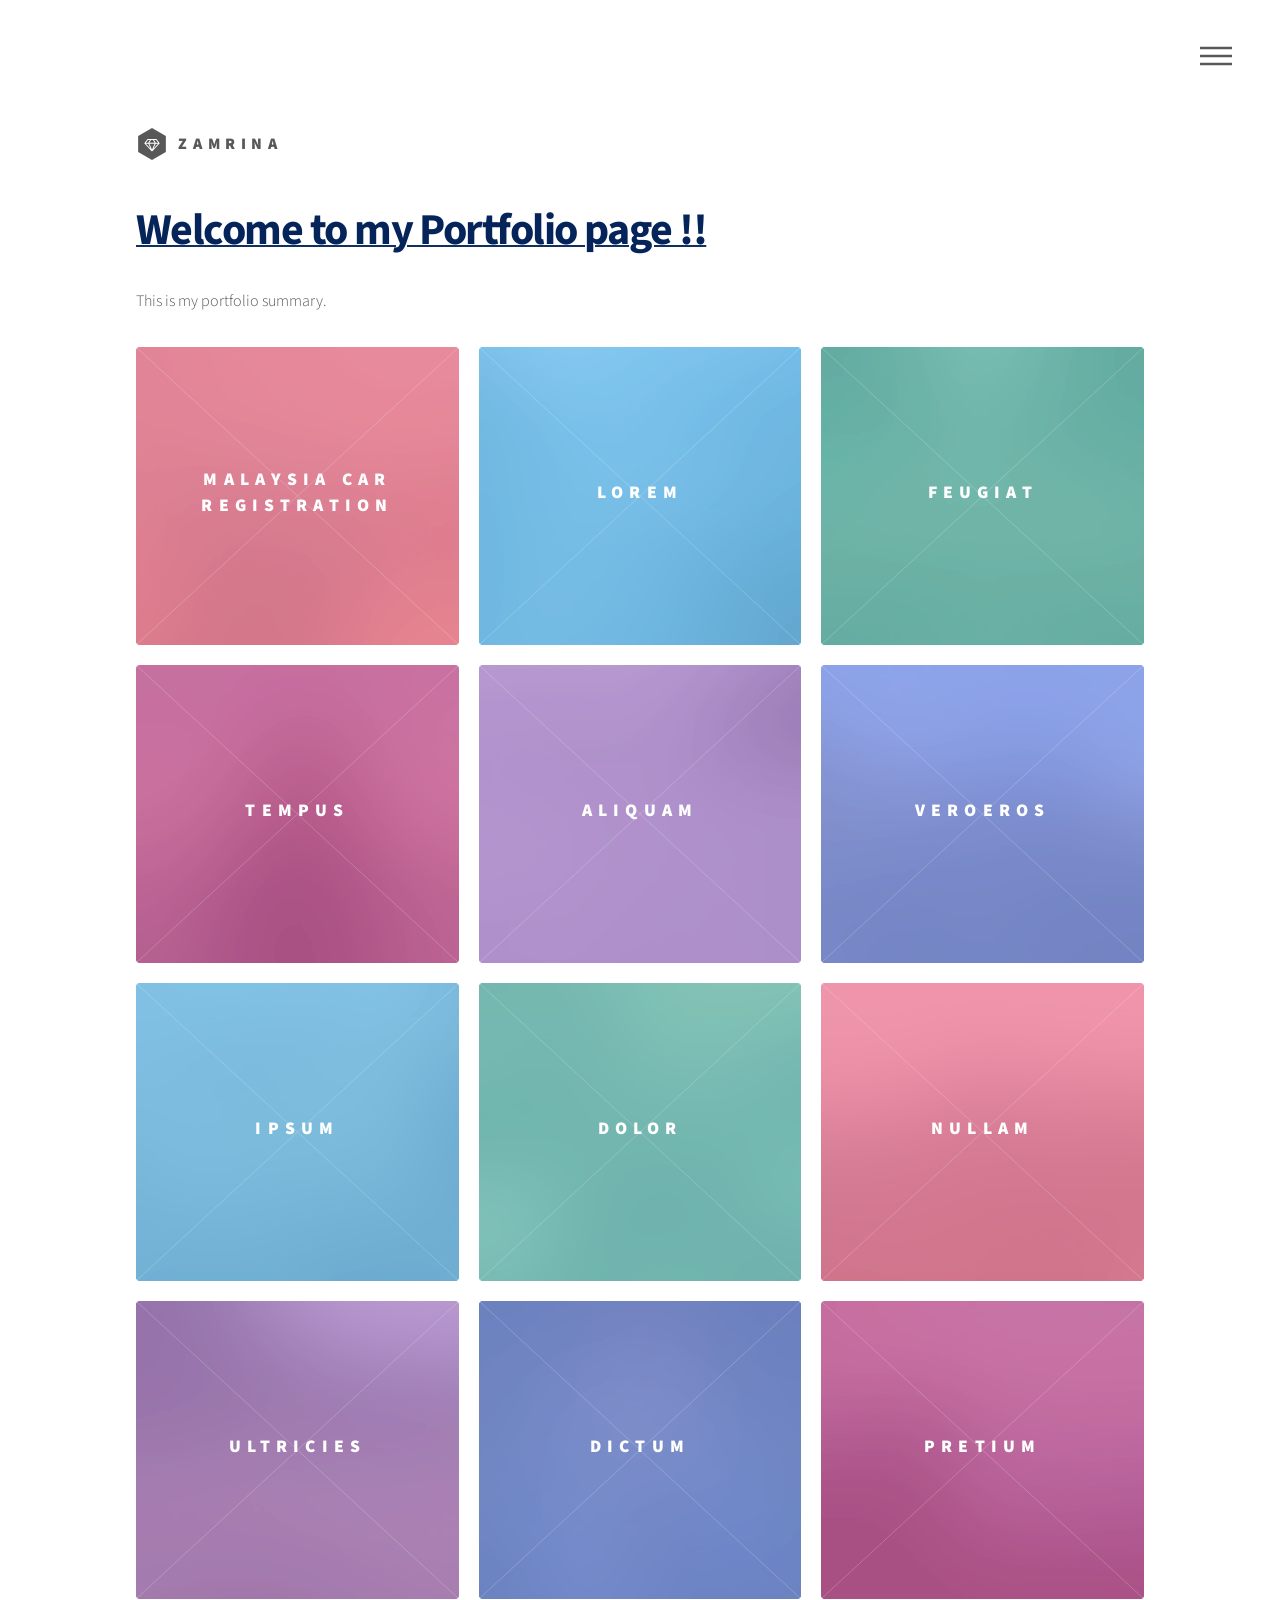
<file: index.html>
<!DOCTYPE HTML>
<!--
	Phantom by HTML5 UP
	html5up.net | @ajlkn
	Free for personal and commercial use under the CCA 3.0 license (html5up.net/license)
-->
<html>
	<head>
		<title>Phantom by HTML5 UP</title>
		<meta charset="utf-8" />
		<meta name="viewport" content="width=device-width, initial-scale=1, user-scalable=no" />
		<link rel="stylesheet" href="assets/css/main.css" />
		<noscript><link rel="stylesheet" href="assets/css/noscript.css" /></noscript>
	</head>
	<body class="is-preload">
		<!-- Wrapper -->
			<div id="wrapper">

				<!-- Header -->
					<header id="header">
						<div class="inner">

					<!-- Logo -->
						<a href="index.html" class="logo">
							<span class="symbol"><img src="images/logo.svg" alt="" /></span><span class="title">Zamrina</span>
						</a>							<!-- Nav -->
								<nav>
									<ul>
										<li><a href="#menu">Menu</a></li>
									</ul>
								</nav>

						</div>
					</header>

				<!-- Menu -->
					<nav id="menu">
						<h2>Menu</h2>
						<ul>
							<li><a href="index.html">Home</a></li>
							<li><a href="powerbi_car.html">Car Dashboard</a></li>
						</ul>
					</nav>

				<!-- Main -->
					<div id="main">
						<div class="inner">
							<header>
								<h1>Welcome to my Portfolio page !! </h1>
								<p>This is my portfolio summary. </p>
							</header>
							<section class="tiles">
								<article class="style1">
									<span class="image">
										<img src="images/pic01.jpg" alt="" />
									</span>
									<a href="powerbi_car.html">
										<h2>Malaysia Car Registration</h2>
										<div class="content">
											<p>Dashboard of car registration in Malaysia. </p>
										</div>
									</a>
								</article>
								<article class="style2">
									<span class="image">
										<img src="images/pic02.jpg" alt="" />
									</span>
									<a href="generic.html">
										<h2>Lorem</h2>
										<div class="content">
											<p>Sed nisl arcu euismod sit amet nisi lorem etiam dolor veroeros et feugiat.</p>
										</div>
									</a>
								</article>
								<article class="style3">
									<span class="image">
										<img src="images/pic03.jpg" alt="" />
									</span>
									<a href="generic.html">
										<h2>Feugiat</h2>
										<div class="content">
											<p>Sed nisl arcu euismod sit amet nisi lorem etiam dolor veroeros et feugiat.</p>
										</div>
									</a>
								</article>
								<article class="style4">
									<span class="image">
										<img src="images/pic04.jpg" alt="" />
									</span>
									<a href="generic.html">
										<h2>Tempus</h2>
										<div class="content">
											<p>Sed nisl arcu euismod sit amet nisi lorem etiam dolor veroeros et feugiat.</p>
										</div>
									</a>
								</article>
								<article class="style5">
									<span class="image">
										<img src="images/pic05.jpg" alt="" />
									</span>
									<a href="generic.html">
										<h2>Aliquam</h2>
										<div class="content">
											<p>Sed nisl arcu euismod sit amet nisi lorem etiam dolor veroeros et feugiat.</p>
										</div>
									</a>
								</article>
								<article class="style6">
									<span class="image">
										<img src="images/pic06.jpg" alt="" />
									</span>
									<a href="generic.html">
										<h2>Veroeros</h2>
										<div class="content">
											<p>Sed nisl arcu euismod sit amet nisi lorem etiam dolor veroeros et feugiat.</p>
										</div>
									</a>
								</article>
								<article class="style2">
									<span class="image">
										<img src="images/pic07.jpg" alt="" />
									</span>
									<a href="generic.html">
										<h2>Ipsum</h2>
										<div class="content">
											<p>Sed nisl arcu euismod sit amet nisi lorem etiam dolor veroeros et feugiat.</p>
										</div>
									</a>
								</article>
								<article class="style3">
									<span class="image">
										<img src="images/pic08.jpg" alt="" />
									</span>
									<a href="generic.html">
										<h2>Dolor</h2>
										<div class="content">
											<p>Sed nisl arcu euismod sit amet nisi lorem etiam dolor veroeros et feugiat.</p>
										</div>
									</a>
								</article>
								<article class="style1">
									<span class="image">
										<img src="images/pic09.jpg" alt="" />
									</span>
									<a href="generic.html">
										<h2>Nullam</h2>
										<div class="content">
											<p>Sed nisl arcu euismod sit amet nisi lorem etiam dolor veroeros et feugiat.</p>
										</div>
									</a>
								</article>
								<article class="style5">
									<span class="image">
										<img src="images/pic10.jpg" alt="" />
									</span>
									<a href="generic.html">
										<h2>Ultricies</h2>
										<div class="content">
											<p>Sed nisl arcu euismod sit amet nisi lorem etiam dolor veroeros et feugiat.</p>
										</div>
									</a>
								</article>
								<article class="style6">
									<span class="image">
										<img src="images/pic11.jpg" alt="" />
									</span>
									<a href="generic.html">
										<h2>Dictum</h2>
										<div class="content">
											<p>Sed nisl arcu euismod sit amet nisi lorem etiam dolor veroeros et feugiat.</p>
										</div>
									</a>
								</article>
								<article class="style4">
									<span class="image">
										<img src="images/pic12.jpg" alt="" />
									</span>
									<a href="generic.html">
										<h2>Pretium</h2>
										<div class="content">
											<p>Sed nisl arcu euismod sit amet nisi lorem etiam dolor veroeros et feugiat.</p>
										</div>
									</a>
								</article>
							</section>
						</div>
					</div>

			</div>

		<!-- Scripts -->
			<script src="assets/js/jquery.min.js"></script>
			<script src="assets/js/browser.min.js"></script>
			<script src="assets/js/breakpoints.min.js"></script>
			<script src="assets/js/util.js"></script>
			<script src="assets/js/main.js"></script>

	</body>
</html>
</file>
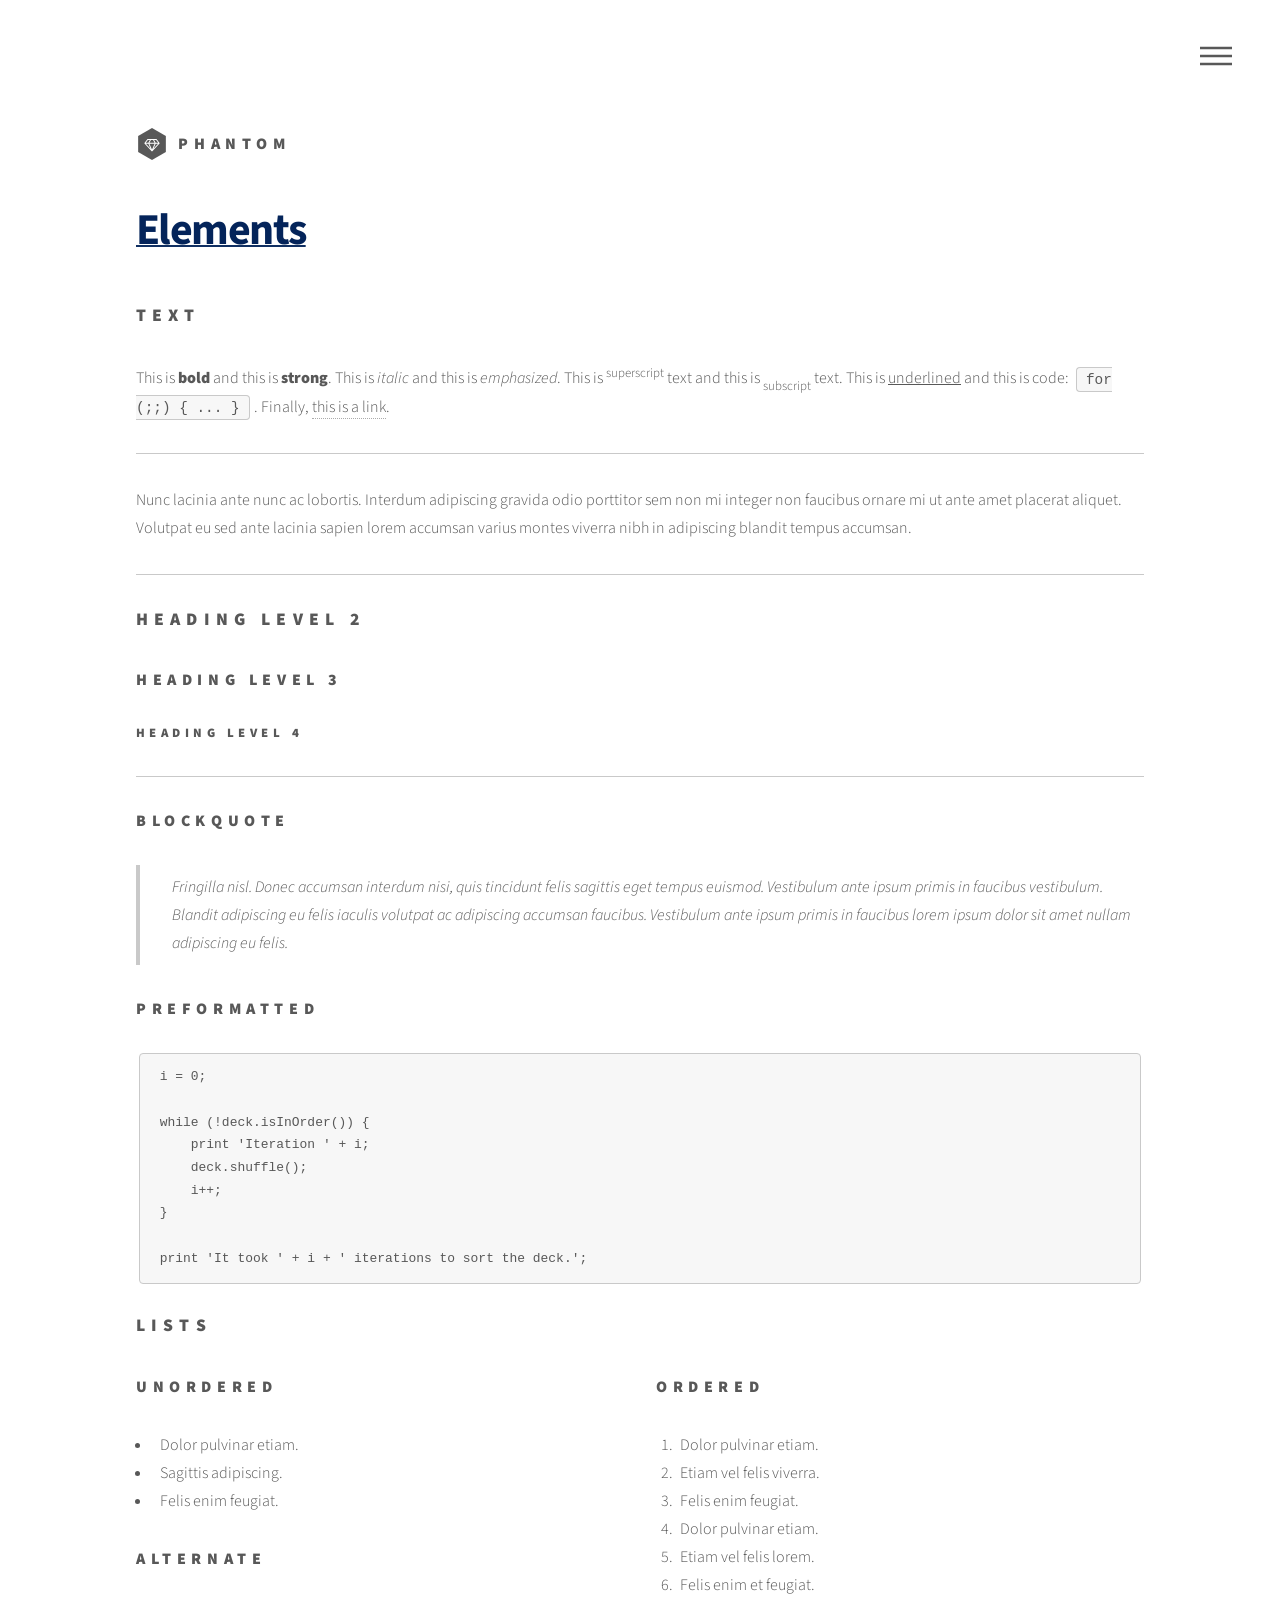
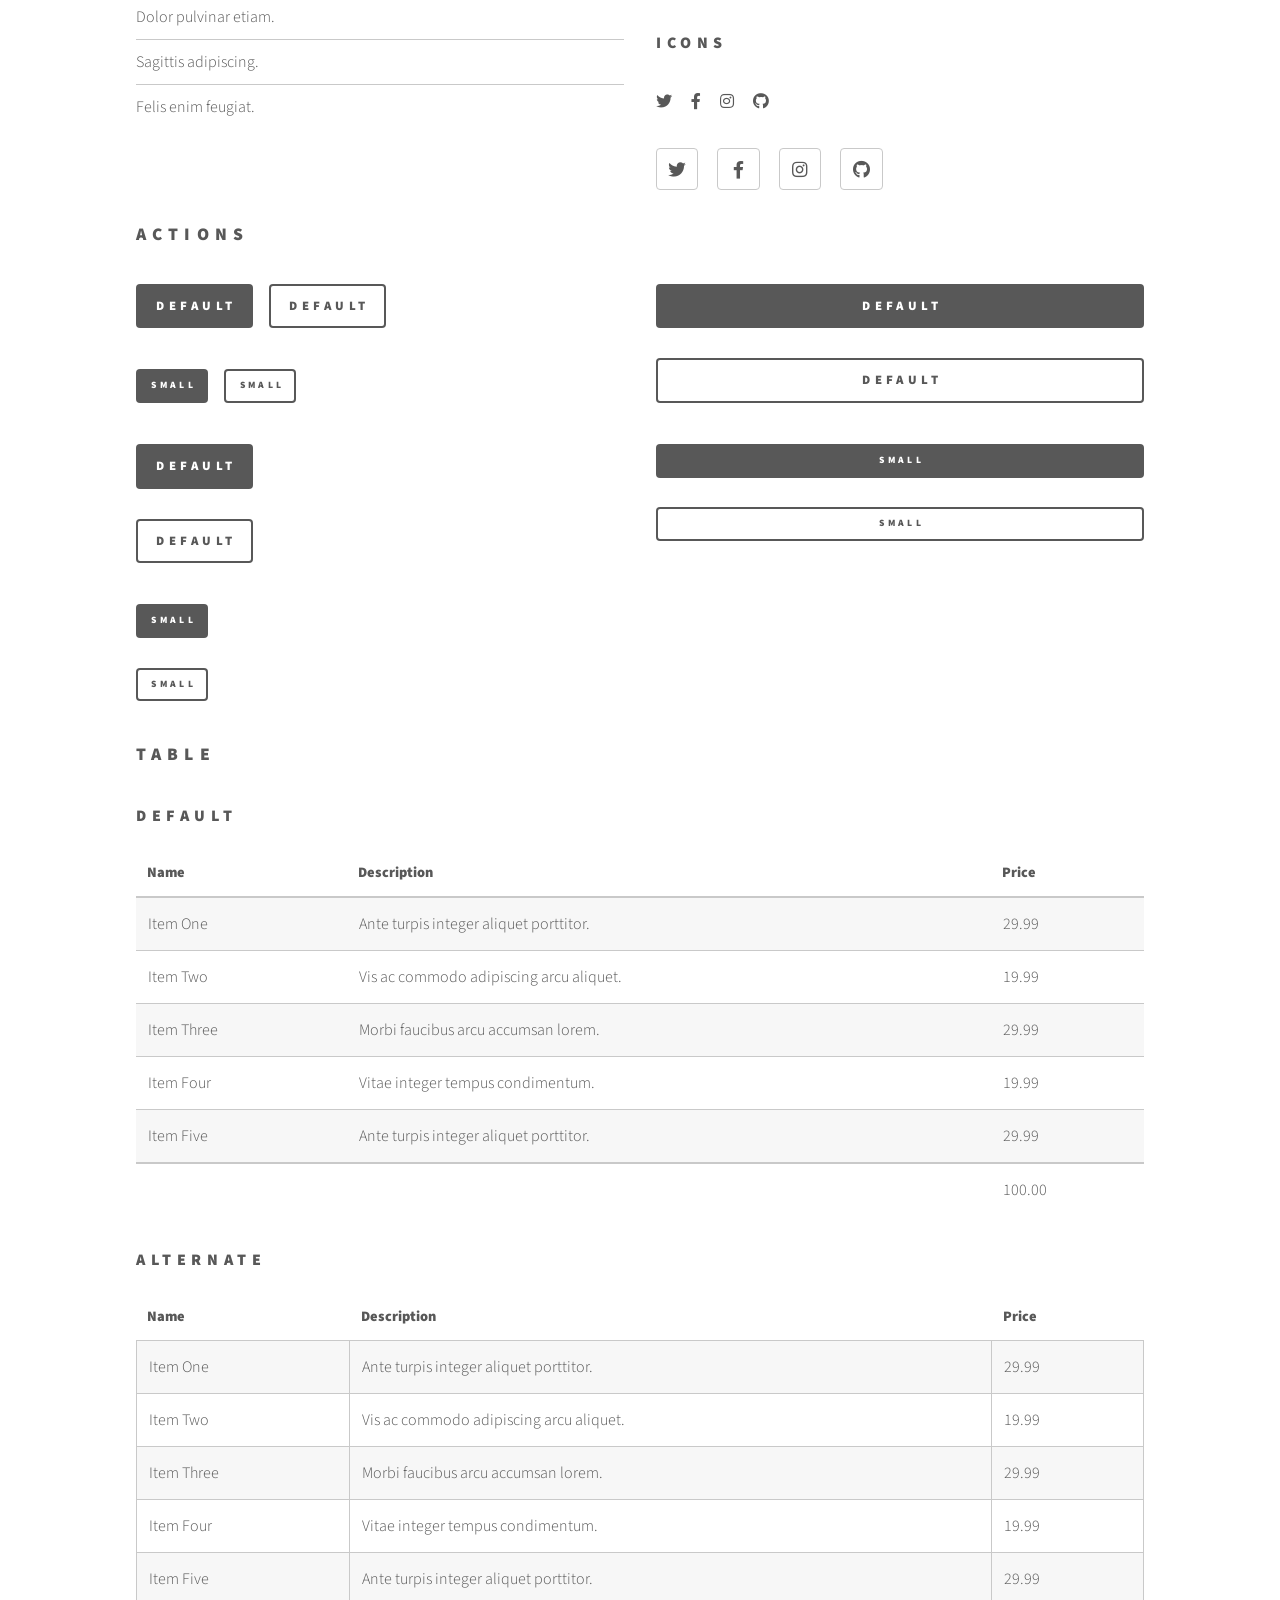
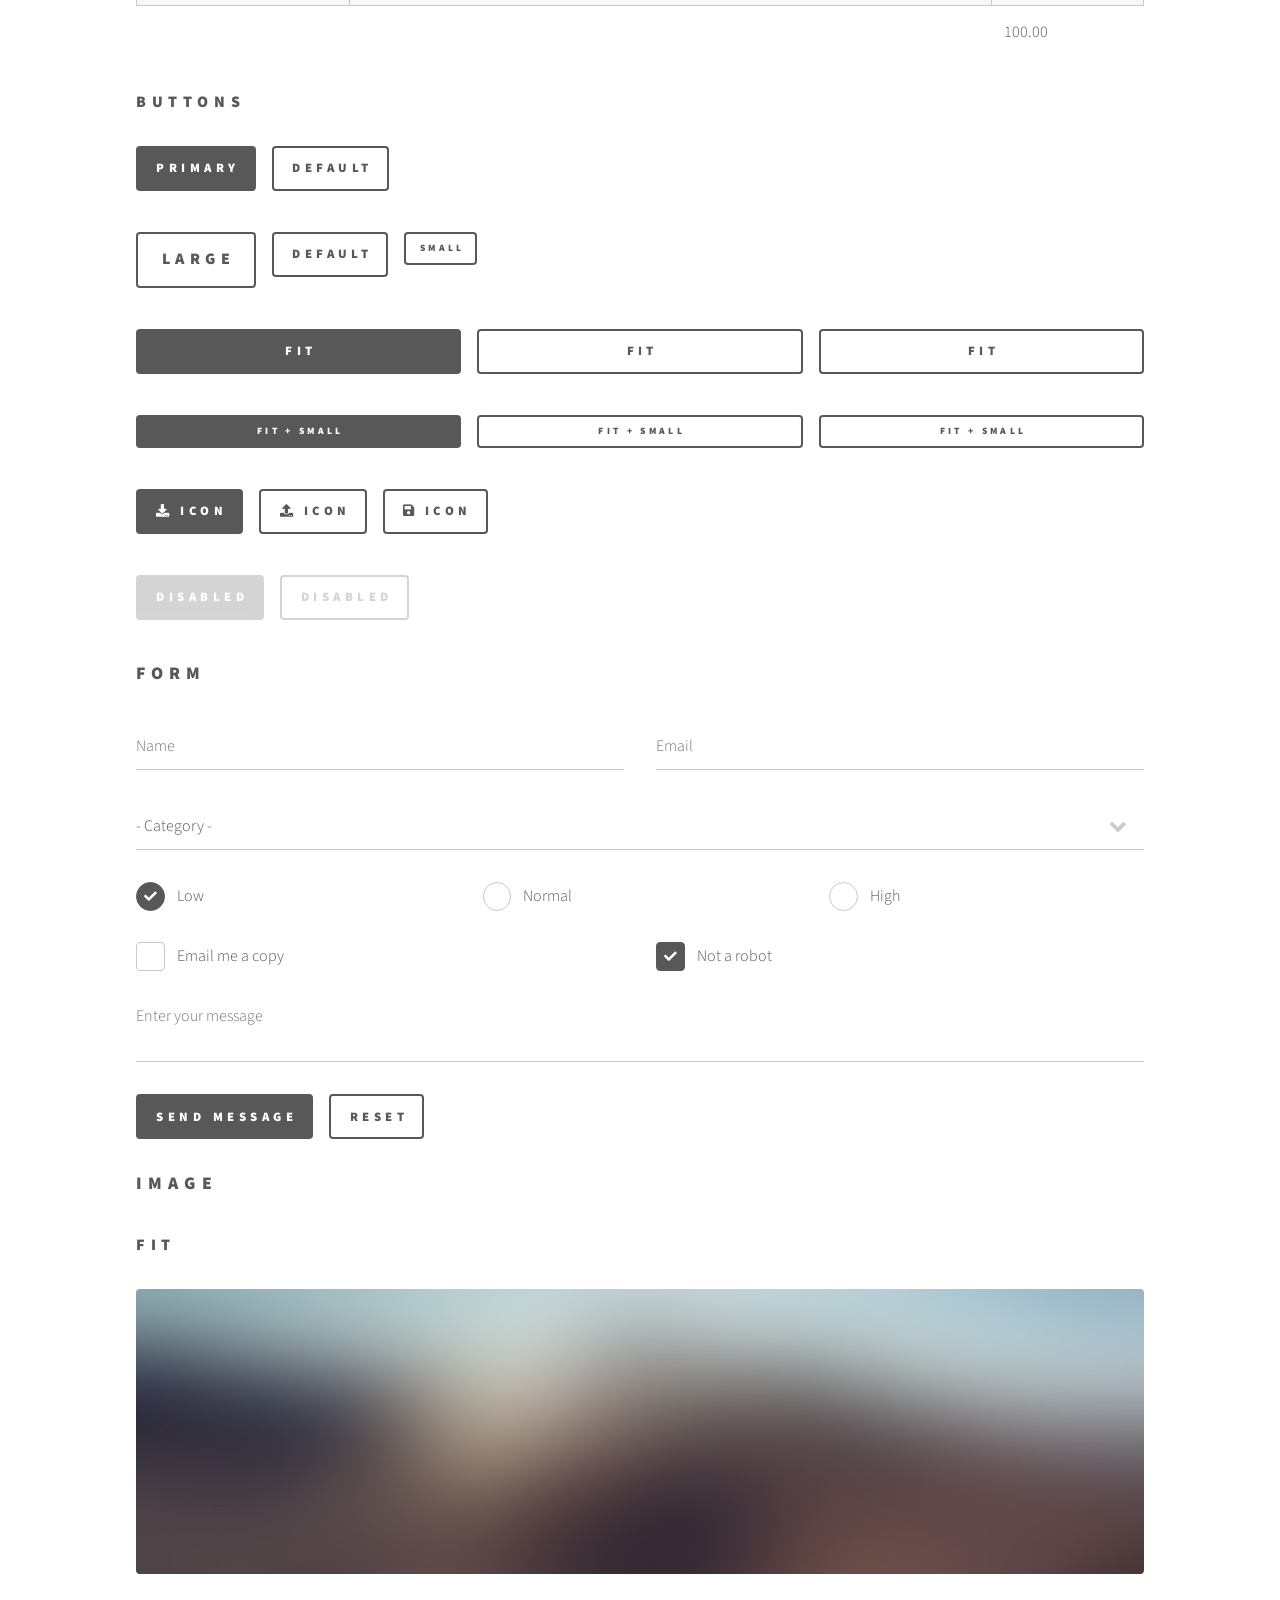
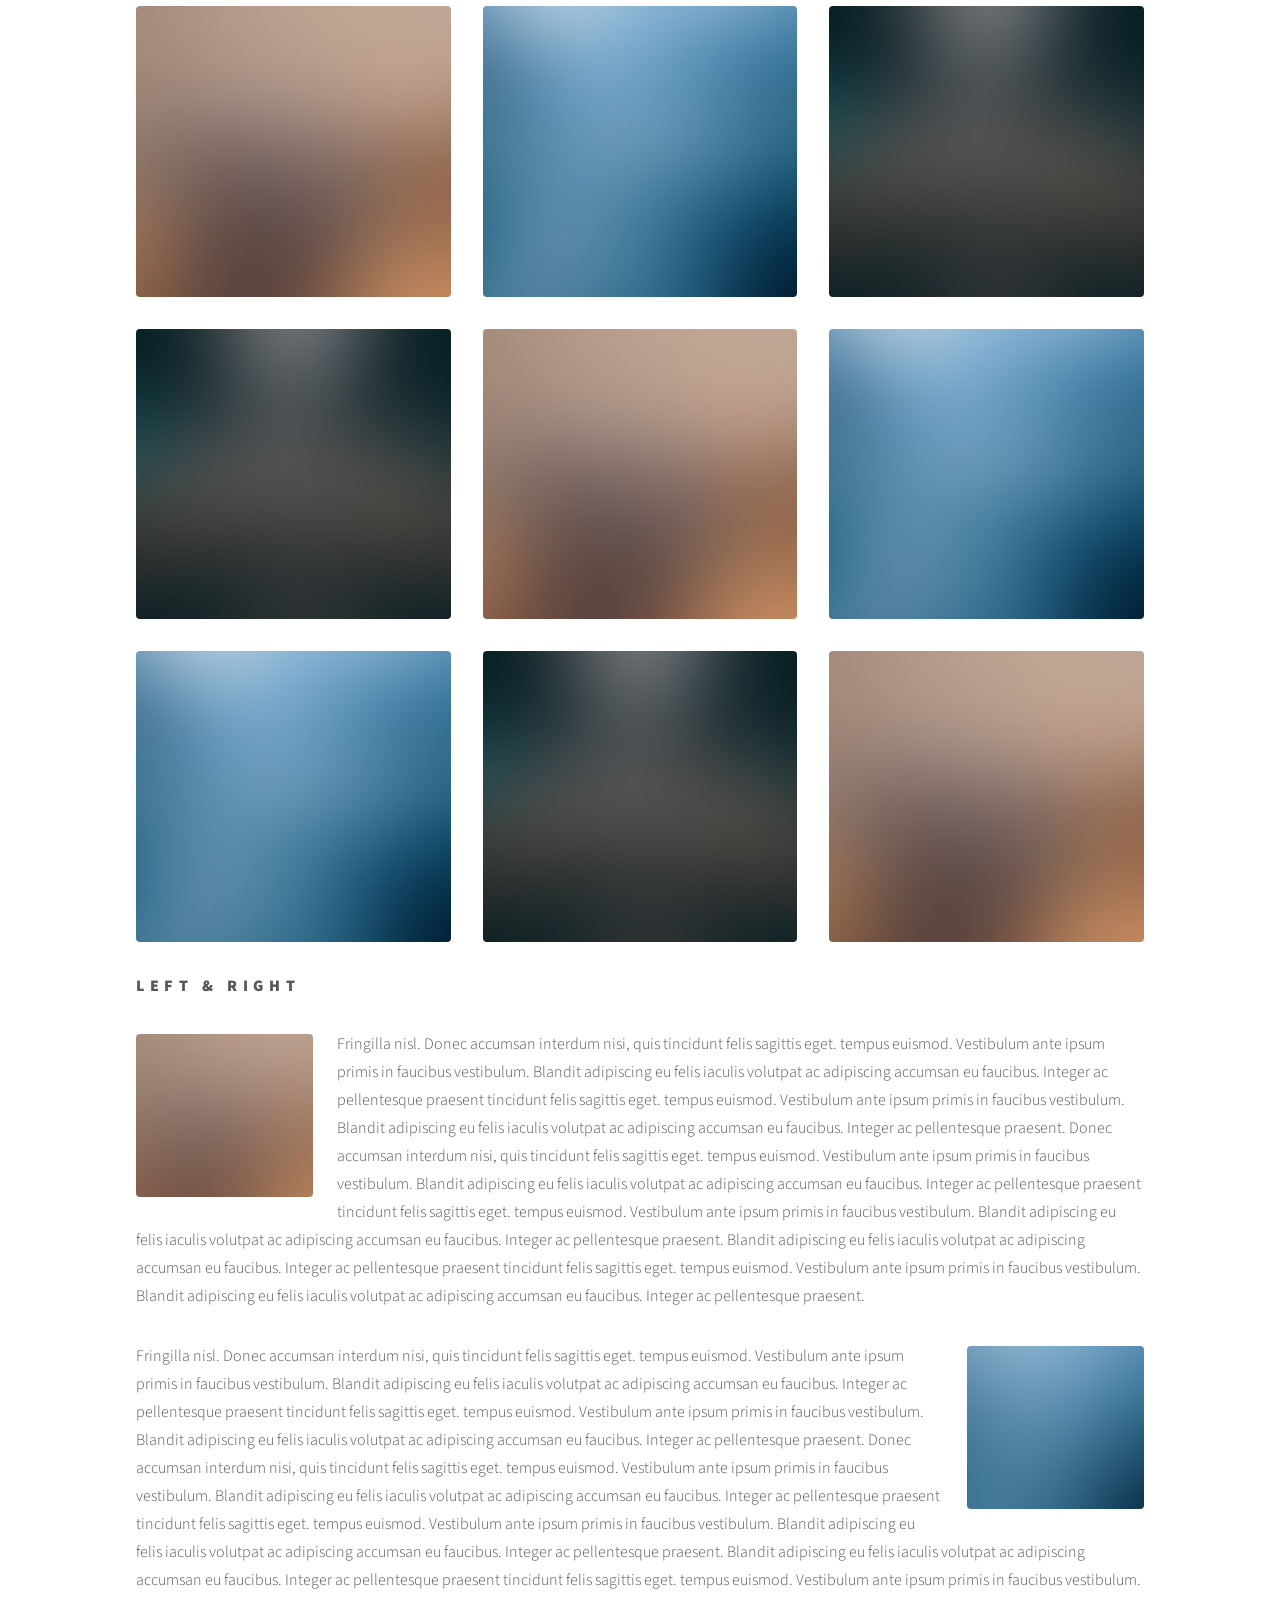
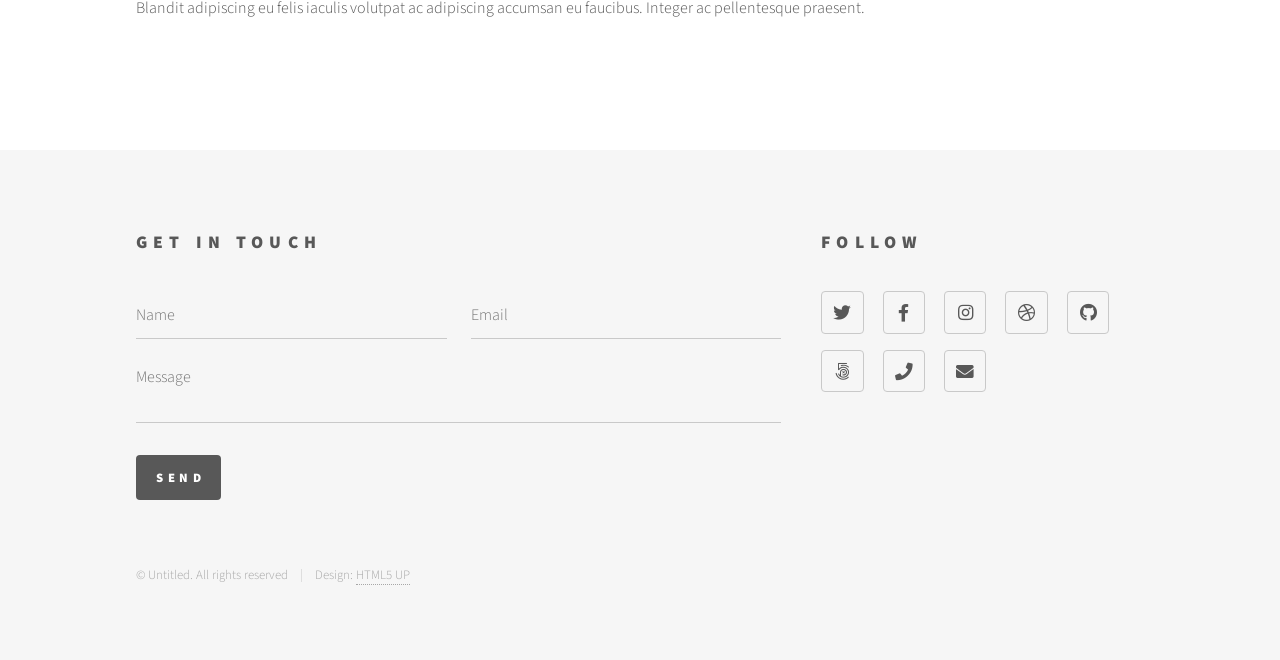
<file: elements.html>
<!DOCTYPE HTML>
<!--
	Phantom by HTML5 UP
	html5up.net | @ajlkn
	Free for personal and commercial use under the CCA 3.0 license (html5up.net/license)
-->
<html>
	<head>
		<title>Elements - Phantom by HTML5 UP</title>
		<meta charset="utf-8" />
		<meta name="viewport" content="width=device-width, initial-scale=1, user-scalable=no" />
		<link rel="stylesheet" href="assets/css/main.css" />
		<noscript><link rel="stylesheet" href="assets/css/noscript.css" /></noscript>
	</head>
	<body class="is-preload">
		<!-- Wrapper -->
			<div id="wrapper">

				<!-- Header -->
					<header id="header">
						<div class="inner">

							<!-- Logo -->
								<a href="index.html" class="logo">
									<span class="symbol"><img src="images/logo.svg" alt="" /></span><span class="title">Phantom</span>
								</a>

							<!-- Nav -->
								<nav>
									<ul>
										<li><a href="#menu">Menu</a></li>
									</ul>
								</nav>

						</div>
					</header>

				<!-- Menu -->
					<nav id="menu">
						<h2>Menu</h2>
						<ul>
							<li><a href="index.html">Home</a></li>
							<li><a href="generic.html">Ipsum veroeros</a></li>
							<li><a href="generic.html">Tempus etiam</a></li>
							<li><a href="generic.html">Consequat dolor</a></li>
							<li><a href="elements.html">Elements</a></li>
						</ul>
					</nav>

				<!-- Main -->
					<div id="main">
						<div class="inner">
							<h1>Elements</h1>

							<!-- Text -->
								<section>
									<h2>Text</h2>
									<p>This is <b>bold</b> and this is <strong>strong</strong>. This is <i>italic</i> and this is <em>emphasized</em>.
									This is <sup>superscript</sup> text and this is <sub>subscript</sub> text.
									This is <u>underlined</u> and this is code: <code>for (;;) { ... }</code>. Finally, <a href="#">this is a link</a>.</p>
									<hr />
									<p>Nunc lacinia ante nunc ac lobortis. Interdum adipiscing gravida odio porttitor sem non mi integer non faucibus ornare mi ut ante amet placerat aliquet. Volutpat eu sed ante lacinia sapien lorem accumsan varius montes viverra nibh in adipiscing blandit tempus accumsan.</p>
									<hr />
									<h2>Heading Level 2</h2>
									<h3>Heading Level 3</h3>
									<h4>Heading Level 4</h4>
									<hr />
									<h3>Blockquote</h3>
									<blockquote>Fringilla nisl. Donec accumsan interdum nisi, quis tincidunt felis sagittis eget tempus euismod. Vestibulum ante ipsum primis in faucibus vestibulum. Blandit adipiscing eu felis iaculis volutpat ac adipiscing accumsan faucibus. Vestibulum ante ipsum primis in faucibus lorem ipsum dolor sit amet nullam adipiscing eu felis.</blockquote>
									<h3>Preformatted</h3>
									<pre><code>i = 0;

while (!deck.isInOrder()) {
    print 'Iteration ' + i;
    deck.shuffle();
    i++;
}

print 'It took ' + i + ' iterations to sort the deck.';</code></pre>
								</section>

							<!-- Lists -->
								<section>
									<h2>Lists</h2>
									<div class="row">
										<div class="col-6 col-12-medium">
											<h3>Unordered</h3>
											<ul>
												<li>Dolor pulvinar etiam.</li>
												<li>Sagittis adipiscing.</li>
												<li>Felis enim feugiat.</li>
											</ul>
											<h3>Alternate</h3>
											<ul class="alt">
												<li>Dolor pulvinar etiam.</li>
												<li>Sagittis adipiscing.</li>
												<li>Felis enim feugiat.</li>
											</ul>
										</div>
										<div class="col-6 col-12-medium">
											<h3>Ordered</h3>
											<ol>
												<li>Dolor pulvinar etiam.</li>
												<li>Etiam vel felis viverra.</li>
												<li>Felis enim feugiat.</li>
												<li>Dolor pulvinar etiam.</li>
												<li>Etiam vel felis lorem.</li>
												<li>Felis enim et feugiat.</li>
											</ol>
											<h3>Icons</h3>
											<ul class="icons">
												<li><a href="#" class="icon brands style1 fa-twitter"><span class="label">Twitter</span></a></li>
												<li><a href="#" class="icon brands style1 fa-facebook-f"><span class="label">Facebook</span></a></li>
												<li><a href="#" class="icon brands style1 fa-instagram"><span class="label">Instagram</span></a></li>
												<li><a href="#" class="icon brands style1 fa-github"><span class="label">Github</span></a></li>
											</ul>
											<ul class="icons">
												<li><a href="#" class="icon brands style2 fa-twitter"><span class="label">Twitter</span></a></li>
												<li><a href="#" class="icon brands style2 fa-facebook-f"><span class="label">Facebook</span></a></li>
												<li><a href="#" class="icon brands style2 fa-instagram"><span class="label">Instagram</span></a></li>
												<li><a href="#" class="icon brands style2 fa-github"><span class="label">Github</span></a></li>
											</ul>
										</div>
									</div>
									<h2>Actions</h2>
									<div class="row">
										<div class="col-6 col-12-medium">
											<ul class="actions">
												<li><a href="#" class="button primary">Default</a></li>
												<li><a href="#" class="button">Default</a></li>
											</ul>
											<ul class="actions small">
												<li><a href="#" class="button primary small">Small</a></li>
												<li><a href="#" class="button small">Small</a></li>
											</ul>
											<ul class="actions stacked">
												<li><a href="#" class="button primary">Default</a></li>
												<li><a href="#" class="button">Default</a></li>
											</ul>
											<ul class="actions stacked">
												<li><a href="#" class="button primary small">Small</a></li>
												<li><a href="#" class="button small">Small</a></li>
											</ul>
										</div>
										<div class="col-6 col-12-medium">
											<ul class="actions stacked">
												<li><a href="#" class="button primary fit">Default</a></li>
												<li><a href="#" class="button fit">Default</a></li>
											</ul>
											<ul class="actions stacked">
												<li><a href="#" class="button primary small fit">Small</a></li>
												<li><a href="#" class="button small fit">Small</a></li>
											</ul>
										</div>
									</div>
								</section>

							<!-- Table -->
								<section>
									<h2>Table</h2>
									<h3>Default</h3>
									<div class="table-wrapper">
										<table>
											<thead>
												<tr>
													<th>Name</th>
													<th>Description</th>
													<th>Price</th>
												</tr>
											</thead>
											<tbody>
												<tr>
													<td>Item One</td>
													<td>Ante turpis integer aliquet porttitor.</td>
													<td>29.99</td>
												</tr>
												<tr>
													<td>Item Two</td>
													<td>Vis ac commodo adipiscing arcu aliquet.</td>
													<td>19.99</td>
												</tr>
												<tr>
													<td>Item Three</td>
													<td> Morbi faucibus arcu accumsan lorem.</td>
													<td>29.99</td>
												</tr>
												<tr>
													<td>Item Four</td>
													<td>Vitae integer tempus condimentum.</td>
													<td>19.99</td>
												</tr>
												<tr>
													<td>Item Five</td>
													<td>Ante turpis integer aliquet porttitor.</td>
													<td>29.99</td>
												</tr>
											</tbody>
											<tfoot>
												<tr>
													<td colspan="2"></td>
													<td>100.00</td>
												</tr>
											</tfoot>
										</table>
									</div>

									<h3>Alternate</h3>
									<div class="table-wrapper">
										<table class="alt">
											<thead>
												<tr>
													<th>Name</th>
													<th>Description</th>
													<th>Price</th>
												</tr>
											</thead>
											<tbody>
												<tr>
													<td>Item One</td>
													<td>Ante turpis integer aliquet porttitor.</td>
													<td>29.99</td>
												</tr>
												<tr>
													<td>Item Two</td>
													<td>Vis ac commodo adipiscing arcu aliquet.</td>
													<td>19.99</td>
												</tr>
												<tr>
													<td>Item Three</td>
													<td> Morbi faucibus arcu accumsan lorem.</td>
													<td>29.99</td>
												</tr>
												<tr>
													<td>Item Four</td>
													<td>Vitae integer tempus condimentum.</td>
													<td>19.99</td>
												</tr>
												<tr>
													<td>Item Five</td>
													<td>Ante turpis integer aliquet porttitor.</td>
													<td>29.99</td>
												</tr>
											</tbody>
											<tfoot>
												<tr>
													<td colspan="2"></td>
													<td>100.00</td>
												</tr>
											</tfoot>
										</table>
									</div>
								</section>

							<!-- Buttons -->
								<section>
									<h3>Buttons</h3>
									<ul class="actions">
										<li><a href="#" class="button primary">Primary</a></li>
										<li><a href="#" class="button">Default</a></li>
									</ul>
									<ul class="actions">
										<li><a href="#" class="button large">Large</a></li>
										<li><a href="#" class="button">Default</a></li>
										<li><a href="#" class="button small">Small</a></li>
									</ul>
									<ul class="actions fit">
										<li><a href="#" class="button primary fit">Fit</a></li>
										<li><a href="#" class="button fit">Fit</a></li>
										<li><a href="#" class="button fit">Fit</a></li>
									</ul>
									<ul class="actions fit small">
										<li><a href="#" class="button primary fit small">Fit + Small</a></li>
										<li><a href="#" class="button fit small">Fit + Small</a></li>
										<li><a href="#" class="button fit small">Fit + Small</a></li>
									</ul>
									<ul class="actions">
										<li><a href="#" class="button primary icon solid fa-download">Icon</a></li>
										<li><a href="#" class="button icon solid fa-upload">Icon</a></li>
										<li><a href="#" class="button icon solid fa-save">Icon</a></li>
									</ul>
									<ul class="actions">
										<li><span class="button primary disabled">Disabled</span></li>
										<li><span class="button disabled">Disabled</span></li>
									</ul>
								</section>

							<!-- Form -->
								<section>
									<h2>Form</h2>
									<form method="post" action="#">
										<div class="row gtr-uniform">
											<div class="col-6 col-12-xsmall">
												<input type="text" name="demo-name" id="demo-name" value="" placeholder="Name" />
											</div>
											<div class="col-6 col-12-xsmall">
												<input type="email" name="demo-email" id="demo-email" value="" placeholder="Email" />
											</div>
											<div class="col-12">
												<select name="demo-category" id="demo-category">
													<option value="">- Category -</option>
													<option value="1">Manufacturing</option>
													<option value="1">Shipping</option>
													<option value="1">Administration</option>
													<option value="1">Human Resources</option>
												</select>
											</div>
											<div class="col-4 col-12-small">
												<input type="radio" id="demo-priority-low" name="demo-priority" checked>
												<label for="demo-priority-low">Low</label>
											</div>
											<div class="col-4 col-12-small">
												<input type="radio" id="demo-priority-normal" name="demo-priority">
												<label for="demo-priority-normal">Normal</label>
											</div>
											<div class="col-4 col-12-small">
												<input type="radio" id="demo-priority-high" name="demo-priority">
												<label for="demo-priority-high">High</label>
											</div>
											<div class="col-6 col-12-small">
												<input type="checkbox" id="demo-copy" name="demo-copy">
												<label for="demo-copy">Email me a copy</label>
											</div>
											<div class="col-6 col-12-small">
												<input type="checkbox" id="demo-human" name="demo-human" checked>
												<label for="demo-human">Not a robot</label>
											</div>
											<div class="col-12">
												<textarea name="demo-message" id="demo-message" placeholder="Enter your message" rows="6"></textarea>
											</div>
											<div class="col-12">
												<ul class="actions">
													<li><input type="submit" value="Send Message" class="primary" /></li>
													<li><input type="reset" value="Reset" /></li>
												</ul>
											</div>
										</div>
									</form>
								</section>

							<!-- Image -->
								<section>
									<h2>Image</h2>
									<h3>Fit</h3>
									<div class="box alt">
										<div class="row gtr-uniform">
											<div class="col-12"><span class="image fit"><img src="images/pic13.jpg" alt="" /></span></div>
											<div class="col-4"><span class="image fit"><img src="images/pic01.jpg" alt="" /></span></div>
											<div class="col-4"><span class="image fit"><img src="images/pic02.jpg" alt="" /></span></div>
											<div class="col-4"><span class="image fit"><img src="images/pic03.jpg" alt="" /></span></div>
											<div class="col-4"><span class="image fit"><img src="images/pic03.jpg" alt="" /></span></div>
											<div class="col-4"><span class="image fit"><img src="images/pic01.jpg" alt="" /></span></div>
											<div class="col-4"><span class="image fit"><img src="images/pic02.jpg" alt="" /></span></div>
											<div class="col-4"><span class="image fit"><img src="images/pic02.jpg" alt="" /></span></div>
											<div class="col-4"><span class="image fit"><img src="images/pic03.jpg" alt="" /></span></div>
											<div class="col-4"><span class="image fit"><img src="images/pic01.jpg" alt="" /></span></div>
										</div>
									</div>
									<h3>Left &amp; Right</h3>
									<p><span class="image left"><img src="images/pic14.jpg" alt="" /></span>Fringilla nisl. Donec accumsan interdum nisi, quis tincidunt felis sagittis eget. tempus euismod. Vestibulum ante ipsum primis in faucibus vestibulum. Blandit adipiscing eu felis iaculis volutpat ac adipiscing accumsan eu faucibus. Integer ac pellentesque praesent tincidunt felis sagittis eget. tempus euismod. Vestibulum ante ipsum primis in faucibus vestibulum. Blandit adipiscing eu felis iaculis volutpat ac adipiscing accumsan eu faucibus. Integer ac pellentesque praesent. Donec accumsan interdum nisi, quis tincidunt felis sagittis eget. tempus euismod. Vestibulum ante ipsum primis in faucibus vestibulum. Blandit adipiscing eu felis iaculis volutpat ac adipiscing accumsan eu faucibus. Integer ac pellentesque praesent tincidunt felis sagittis eget. tempus euismod. Vestibulum ante ipsum primis in faucibus vestibulum. Blandit adipiscing eu felis iaculis volutpat ac adipiscing accumsan eu faucibus. Integer ac pellentesque praesent. Blandit adipiscing eu felis iaculis volutpat ac adipiscing accumsan eu faucibus. Integer ac pellentesque praesent tincidunt felis sagittis eget. tempus euismod. Vestibulum ante ipsum primis in faucibus vestibulum. Blandit adipiscing eu felis iaculis volutpat ac adipiscing accumsan eu faucibus. Integer ac pellentesque praesent.</p>
									<p><span class="image right"><img src="images/pic15.jpg" alt="" /></span>Fringilla nisl. Donec accumsan interdum nisi, quis tincidunt felis sagittis eget. tempus euismod. Vestibulum ante ipsum primis in faucibus vestibulum. Blandit adipiscing eu felis iaculis volutpat ac adipiscing accumsan eu faucibus. Integer ac pellentesque praesent tincidunt felis sagittis eget. tempus euismod. Vestibulum ante ipsum primis in faucibus vestibulum. Blandit adipiscing eu felis iaculis volutpat ac adipiscing accumsan eu faucibus. Integer ac pellentesque praesent. Donec accumsan interdum nisi, quis tincidunt felis sagittis eget. tempus euismod. Vestibulum ante ipsum primis in faucibus vestibulum. Blandit adipiscing eu felis iaculis volutpat ac adipiscing accumsan eu faucibus. Integer ac pellentesque praesent tincidunt felis sagittis eget. tempus euismod. Vestibulum ante ipsum primis in faucibus vestibulum. Blandit adipiscing eu felis iaculis volutpat ac adipiscing accumsan eu faucibus. Integer ac pellentesque praesent. Blandit adipiscing eu felis iaculis volutpat ac adipiscing accumsan eu faucibus. Integer ac pellentesque praesent tincidunt felis sagittis eget. tempus euismod. Vestibulum ante ipsum primis in faucibus vestibulum. Blandit adipiscing eu felis iaculis volutpat ac adipiscing accumsan eu faucibus. Integer ac pellentesque praesent.</p>
								</section>

						</div>
					</div>

				<!-- Footer -->
					<footer id="footer">
						<div class="inner">
							<section>
								<h2>Get in touch</h2>
								<form method="post" action="#">
									<div class="fields">
										<div class="field half">
											<input type="text" name="name" id="name" placeholder="Name" />
										</div>
										<div class="field half">
											<input type="email" name="email" id="email" placeholder="Email" />
										</div>
										<div class="field">
											<textarea name="message" id="message" placeholder="Message"></textarea>
										</div>
									</div>
									<ul class="actions">
										<li><input type="submit" value="Send" class="primary" /></li>
									</ul>
								</form>
							</section>
							<section>
								<h2>Follow</h2>
								<ul class="icons">
									<li><a href="#" class="icon brands style2 fa-twitter"><span class="label">Twitter</span></a></li>
									<li><a href="#" class="icon brands style2 fa-facebook-f"><span class="label">Facebook</span></a></li>
									<li><a href="#" class="icon brands style2 fa-instagram"><span class="label">Instagram</span></a></li>
									<li><a href="#" class="icon brands style2 fa-dribbble"><span class="label">Dribbble</span></a></li>
									<li><a href="#" class="icon brands style2 fa-github"><span class="label">GitHub</span></a></li>
									<li><a href="#" class="icon brands style2 fa-500px"><span class="label">500px</span></a></li>
									<li><a href="#" class="icon solid style2 fa-phone"><span class="label">Phone</span></a></li>
									<li><a href="#" class="icon solid style2 fa-envelope"><span class="label">Email</span></a></li>
								</ul>
							</section>
							<ul class="copyright">
								<li>&copy; Untitled. All rights reserved</li><li>Design: <a href="http://html5up.net">HTML5 UP</a></li>
							</ul>
						</div>
					</footer>

			</div>

		<!-- Scripts -->
			<script src="assets/js/jquery.min.js"></script>
			<script src="assets/js/browser.min.js"></script>
			<script src="assets/js/breakpoints.min.js"></script>
			<script src="assets/js/util.js"></script>
			<script src="assets/js/main.js"></script>

	</body>
</html>
</file>
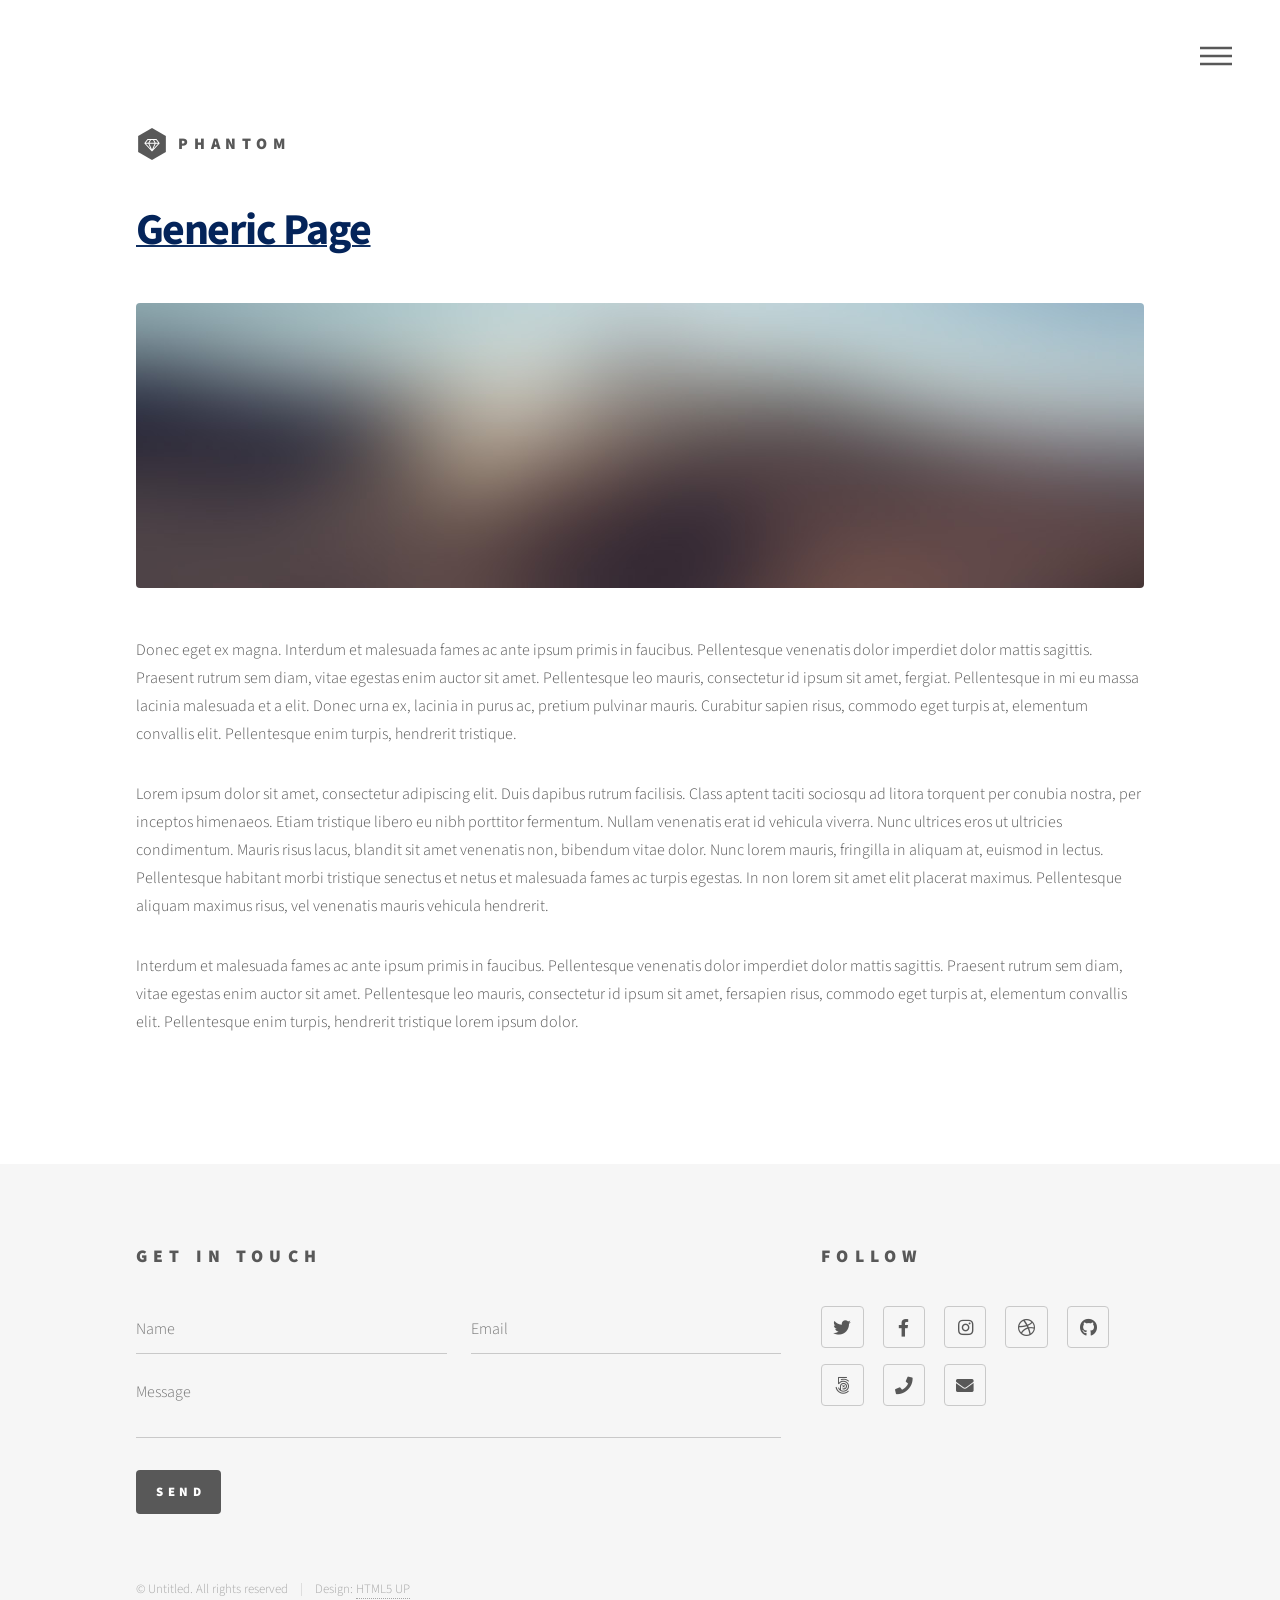
<file: generic.html>
<!DOCTYPE HTML>
<!--
	Phantom by HTML5 UP
	html5up.net | @ajlkn
	Free for personal and commercial use under the CCA 3.0 license (html5up.net/license)
-->
<html>
	<head>
		<title>Generic - Phantom by HTML5 UP</title>
		<meta charset="utf-8" />
		<meta name="viewport" content="width=device-width, initial-scale=1, user-scalable=no" />
		<link rel="stylesheet" href="assets/css/main.css" />
		<noscript><link rel="stylesheet" href="assets/css/noscript.css" /></noscript>
	</head>
	<body class="is-preload">
		<!-- Wrapper -->
			<div id="wrapper">

				<!-- Header -->
					<header id="header">
						<div class="inner">

							<!-- Logo -->
								<a href="index.html" class="logo">
									<span class="symbol"><img src="images/logo.svg" alt="" /></span><span class="title">Phantom</span>
								</a>

							<!-- Nav -->
								<nav>
									<ul>
										<li><a href="#menu">Menu</a></li>
									</ul>
								</nav>

						</div>
					</header>

				<!-- Menu -->
					<nav id="menu">
						<h2>Menu</h2>
						<ul>
							<li><a href="index.html">Home</a></li>
							<li><a href="generic.html">Ipsum veroeros</a></li>
							<li><a href="generic.html">Tempus etiam</a></li>
							<li><a href="generic.html">Consequat dolor</a></li>
							<li><a href="elements.html">Elements</a></li>
						</ul>
					</nav>

				<!-- Main -->
					<div id="main">
						<div class="inner">
							<h1>Generic Page</h1>
							<span class="image main"><img src="images/pic13.jpg" alt="" /></span>
							<p>Donec eget ex magna. Interdum et malesuada fames ac ante ipsum primis in faucibus. Pellentesque venenatis dolor imperdiet dolor mattis sagittis. Praesent rutrum sem diam, vitae egestas enim auctor sit amet. Pellentesque leo mauris, consectetur id ipsum sit amet, fergiat. Pellentesque in mi eu massa lacinia malesuada et a elit. Donec urna ex, lacinia in purus ac, pretium pulvinar mauris. Curabitur sapien risus, commodo eget turpis at, elementum convallis elit. Pellentesque enim turpis, hendrerit tristique.</p>
							<p>Lorem ipsum dolor sit amet, consectetur adipiscing elit. Duis dapibus rutrum facilisis. Class aptent taciti sociosqu ad litora torquent per conubia nostra, per inceptos himenaeos. Etiam tristique libero eu nibh porttitor fermentum. Nullam venenatis erat id vehicula viverra. Nunc ultrices eros ut ultricies condimentum. Mauris risus lacus, blandit sit amet venenatis non, bibendum vitae dolor. Nunc lorem mauris, fringilla in aliquam at, euismod in lectus. Pellentesque habitant morbi tristique senectus et netus et malesuada fames ac turpis egestas. In non lorem sit amet elit placerat maximus. Pellentesque aliquam maximus risus, vel venenatis mauris vehicula hendrerit.</p>
							<p>Interdum et malesuada fames ac ante ipsum primis in faucibus. Pellentesque venenatis dolor imperdiet dolor mattis sagittis. Praesent rutrum sem diam, vitae egestas enim auctor sit amet. Pellentesque leo mauris, consectetur id ipsum sit amet, fersapien risus, commodo eget turpis at, elementum convallis elit. Pellentesque enim turpis, hendrerit tristique lorem ipsum dolor.</p>
						</div>
					</div>

				<!-- Footer -->
					<footer id="footer">
						<div class="inner">
							<section>
								<h2>Get in touch</h2>
								<form method="post" action="#">
									<div class="fields">
										<div class="field half">
											<input type="text" name="name" id="name" placeholder="Name" />
										</div>
										<div class="field half">
											<input type="email" name="email" id="email" placeholder="Email" />
										</div>
										<div class="field">
											<textarea name="message" id="message" placeholder="Message"></textarea>
										</div>
									</div>
									<ul class="actions">
										<li><input type="submit" value="Send" class="primary" /></li>
									</ul>
								</form>
							</section>
							<section>
								<h2>Follow</h2>
								<ul class="icons">
									<li><a href="#" class="icon brands style2 fa-twitter"><span class="label">Twitter</span></a></li>
									<li><a href="#" class="icon brands style2 fa-facebook-f"><span class="label">Facebook</span></a></li>
									<li><a href="#" class="icon brands style2 fa-instagram"><span class="label">Instagram</span></a></li>
									<li><a href="#" class="icon brands style2 fa-dribbble"><span class="label">Dribbble</span></a></li>
									<li><a href="#" class="icon brands style2 fa-github"><span class="label">GitHub</span></a></li>
									<li><a href="#" class="icon brands style2 fa-500px"><span class="label">500px</span></a></li>
									<li><a href="#" class="icon solid style2 fa-phone"><span class="label">Phone</span></a></li>
									<li><a href="#" class="icon solid style2 fa-envelope"><span class="label">Email</span></a></li>
								</ul>
							</section>
							<ul class="copyright">
								<li>&copy; Untitled. All rights reserved</li><li>Design: <a href="http://html5up.net">HTML5 UP</a></li>
							</ul>
						</div>
					</footer>

			</div>

		<!-- Scripts -->
			<script src="assets/js/jquery.min.js"></script>
			<script src="assets/js/browser.min.js"></script>
			<script src="assets/js/breakpoints.min.js"></script>
			<script src="assets/js/util.js"></script>
			<script src="assets/js/main.js"></script>

	</body>
</html>
</file>
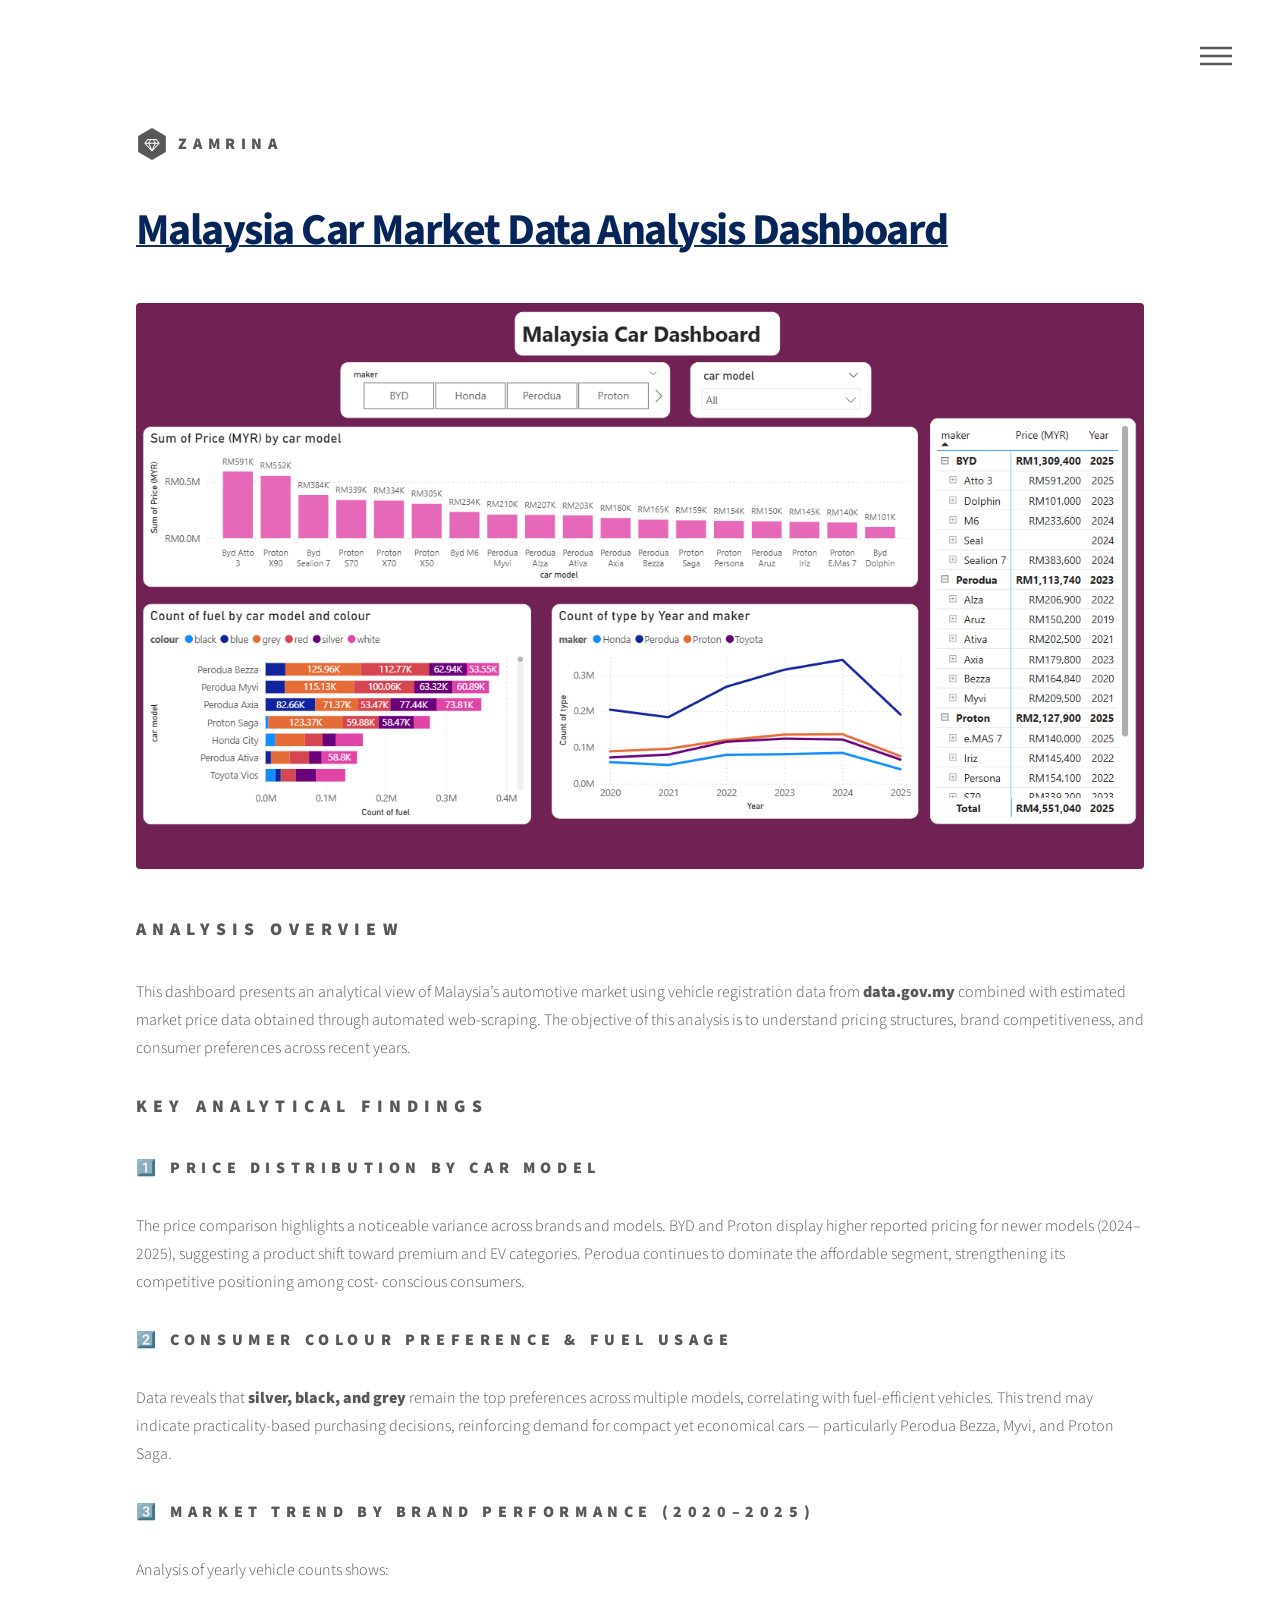
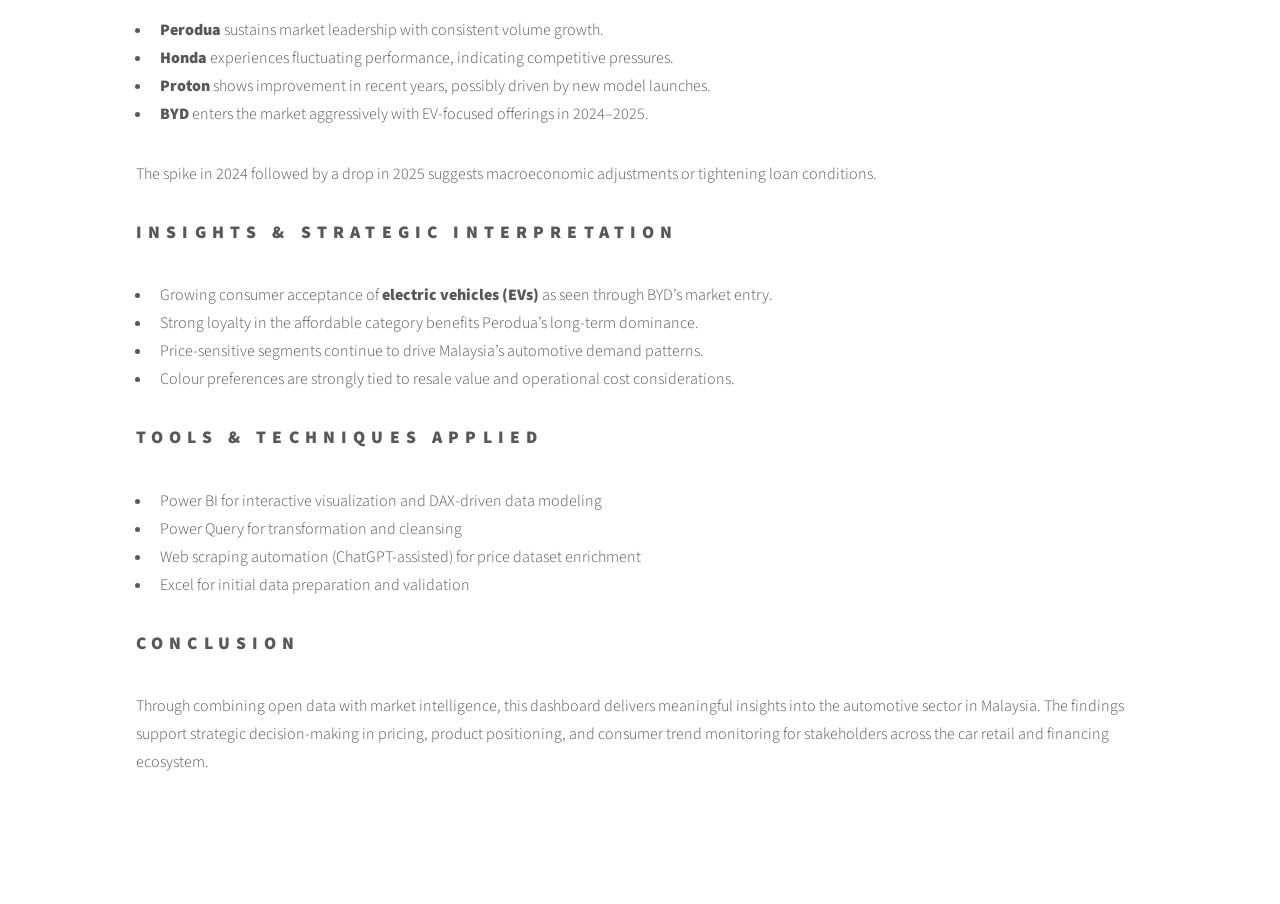
<file: powerbi_car.html>
<!DOCTYPE HTML>
<!--
	Phantom by HTML5 UP
	html5up.net | @ajlkn
	Free for personal and commercial use under the CCA 3.0 license (html5up.net/license)
-->
<html>
	<head>
		<title>Car Dashboard</title>
		<meta charset="utf-8" />
		<meta name="viewport" content="width=device-width, initial-scale=1, user-scalable=no" />
		<link rel="stylesheet" href="assets/css/main.css" />
		<noscript><link rel="stylesheet" href="assets/css/noscript.css" /></noscript>
	</head>
	<body class="is-preload">
		<!-- Wrapper -->
			<div id="wrapper">

				<!-- Header -->
					<header id="header">
						<div class="inner">

					<!-- Logo -->
						<a href="index.html" class="logo">
							<span class="symbol"><img src="images/logo.svg" alt="" /></span><span class="title">Zamrina</span>
						</a>							<!-- Nav -->
								<nav>
									<ul>
										<li><a href="#menu">Menu</a></li>
									</ul>
								</nav>

						</div>
					</header>

				<!-- Menu -->
					<nav id="menu">
						<h2>Menu</h2>
						<ul>
							<li><a href="index.html">Home</a></li>
						</ul>
					</nav>

<!-- Main -->
<div id="main">
	<div class="inner">
		<h1>Malaysia Car Market Data Analysis Dashboard</h1>
		<span class="image main"><img src="images/car_dashboard.png" alt="Malaysia Car Dashboard" /></span>

		<h2>Analysis Overview</h2>
		<p>
			This dashboard presents an analytical view of Malaysia’s automotive market using vehicle registration data
			from <strong>data.gov.my</strong> combined with estimated market price data obtained through automated
			web-scraping. The objective of this analysis is to understand pricing structures, brand competitiveness, and
			consumer preferences across recent years.
		</p>

		<h2>Key Analytical Findings</h2>

		<h3>1️⃣ Price Distribution by Car Model</h3>
		<p>
			The price comparison highlights a noticeable variance across brands and models. BYD and Proton display higher
			reported pricing for newer models (2024–2025), suggesting a product shift toward premium and EV categories.
			Perodua continues to dominate the affordable segment, strengthening its competitive positioning among cost-
			conscious consumers.
		</p>

		<h3>2️⃣ Consumer Colour Preference & Fuel Usage</h3>
		<p>
			Data reveals that <strong>silver, black, and grey</strong> remain the top preferences across multiple models,
			correlating with fuel-efficient vehicles. This trend may indicate practicality-based purchasing decisions,
			reinforcing demand for compact yet economical cars — particularly Perodua Bezza, Myvi, and Proton Saga.
		</p>

		<h3>3️⃣ Market Trend by Brand Performance (2020–2025)</h3>
		<p>
			Analysis of yearly vehicle counts shows:
		</p>
		<ul>
			<li><strong>Perodua</strong> sustains market leadership with consistent volume growth.</li>
			<li><strong>Honda</strong> experiences fluctuating performance, indicating competitive pressures.</li>
			<li><strong>Proton</strong> shows improvement in recent years, possibly driven by new model launches.</li>
			<li><strong>BYD</strong> enters the market aggressively with EV-focused offerings in 2024–2025.</li>
		</ul>
		<p>
			The spike in 2024 followed by a drop in 2025 suggests macroeconomic adjustments or tightening loan conditions.
		</p>

		<h2>Insights & Strategic Interpretation</h2>
		<ul>
			<li>Growing consumer acceptance of <strong>electric vehicles (EVs)</strong> as seen through BYD’s market entry.</li>
			<li>Strong loyalty in the affordable category benefits Perodua’s long-term dominance.</li>
			<li>Price-sensitive segments continue to drive Malaysia’s automotive demand patterns.</li>
			<li>Colour preferences are strongly tied to resale value and operational cost considerations.</li>
		</ul>

		<h2>Tools & Techniques Applied</h2>
		<ul>
			<li>Power BI for interactive visualization and DAX-driven data modeling</li>
			<li>Power Query for transformation and cleansing</li>
			<li>Web scraping automation (ChatGPT-assisted) for price dataset enrichment</li>
			<li>Excel for initial data preparation and validation</li>
		</ul>

		<h2>Conclusion</h2>
		<p>
			Through combining open data with market intelligence, this dashboard delivers meaningful insights into the
			automotive sector in Malaysia. The findings support strategic decision-making in pricing, product positioning,
			and consumer trend monitoring for stakeholders across the car retail and financing ecosystem.
		</p>
	</div>
</div>

			</div>

		<!-- Scripts -->
			<script src="assets/js/jquery.min.js"></script>
			<script src="assets/js/browser.min.js"></script>
			<script src="assets/js/breakpoints.min.js"></script>
			<script src="assets/js/util.js"></script>
			<script src="assets/js/main.js"></script>

	</body>
</html>
</file>
<file: assets/css/noscript.css>
/*
	Phantom by HTML5 UP
	html5up.net | @ajlkn
	Free for personal and commercial use under the CCA 3.0 license (html5up.net/license)
*/

/* Tiles */

	body.is-preload .tiles article {
		-moz-transform: none;
		-webkit-transform: none;
		-ms-transform: none;
		transform: none;
		opacity: 1;
	}
</file>
<file: assets/css/main.css>
@import url(fontawesome-all.min.css);
@import url("https://fonts.googleapis.com/css?family=Source+Sans+Pro:300,700,900");

/*
	Phantom by HTML5 UP
	html5up.net | @ajlkn
	Free for personal and commercial use under the CCA 3.0 license (html5up.net/license)
*/

html, body, div, span, applet, object,
iframe, h1, h2, h3, h4, h5, h6, p, blockquote,
pre, a, abbr, acronym, address, big, cite,
code, del, dfn, em, img, ins, kbd, q, s, samp,
small, strike, strong, sub, sup, tt, var, b,
u, i, center, dl, dt, dd, ol, ul, li, fieldset,
form, label, legend, table, caption, tbody,
tfoot, thead, tr, th, td, article, aside,
canvas, details, embed, figure, figcaption,
footer, header, hgroup, menu, nav, output, ruby,
section, summary, time, mark, audio, video {
	margin: 0;
	padding: 0;
	border: 0;
	font-size: 100%;
	font: inherit;
	vertical-align: baseline;}

article, aside, details, figcaption, figure,
footer, header, hgroup, menu, nav, section {
	display: block;}

body {
	line-height: 1;
}

ol, ul {
	list-style: none;
}

blockquote, q {
	quotes: none;
}

	blockquote:before, blockquote:after, q:before, q:after {
		content: '';
		content: none;
	}

table {
	border-collapse: collapse;
	border-spacing: 0;
}

body {
	-webkit-text-size-adjust: none;
}

mark {
	background-color: transparent;
	color: inherit;
}

input::-moz-focus-inner {
	border: 0;
	padding: 0;
}

input, select, textarea {
	-moz-appearance: none;
	-webkit-appearance: none;
	-ms-appearance: none;
	appearance: none;
}

/* Basic */

	@-ms-viewport {
		width: device-width;
	}

	body {
		-ms-overflow-style: scrollbar;
	}

	@media screen and (max-width: 480px) {

		html, body {
			min-width: 320px;
		}

	}

	html {
		box-sizing: border-box;
	}

	*, *:before, *:after {
		box-sizing: inherit;
	}

	body {
		background: #ffffff;
	}

		body.is-preload *, body.is-preload *:before, body.is-preload *:after {
			-moz-animation: none !important;
			-webkit-animation: none !important;
			-ms-animation: none !important;
			animation: none !important;
			-moz-transition: none !important;
			-webkit-transition: none !important;
			-ms-transition: none !important;
			transition: none !important;
		}

/* Type */

	body, input, select, textarea {
		color: #585858;
		font-family: "Source Sans Pro", Helvetica, sans-serif;
		font-size: 16pt;
		font-weight: 300;
		line-height: 1.75;
	}

		@media screen and (max-width: 1680px) {

			body, input, select, textarea {
				font-size: 14pt;
			}

		}

		@media screen and (max-width: 1280px) {

			body, input, select, textarea {
				font-size: 12pt;
			}

		}

	a {
		-moz-transition: border-bottom-color 0.2s ease, color 0.2s ease;
		-webkit-transition: border-bottom-color 0.2s ease, color 0.2s ease;
		-ms-transition: border-bottom-color 0.2s ease, color 0.2s ease;
		transition: border-bottom-color 0.2s ease, color 0.2s ease;
		text-decoration: none;
		color: #585858;
		border-bottom: dotted 1px rgba(88, 88, 88, 0.5);
	}

		a:hover {
			border-bottom-color: transparent;
			color: #f2849e !important;
		}

	strong, b {
		font-weight: 900;
	}

	em, i {
		font-style: italic;
	}

	p {
		margin: 0 0 2em 0;
	}

	h1 {
		font-size: 2.75em;
		font-weight: 700;
		line-height: 1.3;
		margin: 0 0 1em 0;
		letter-spacing: -0.035em;
		color: #04245a; /* dark blue */
		text-decoration: underline;
		text-decoration-color: rgba(4,36,90,0.95);
		text-decoration-thickness: 2px;
	}

		h1 a {
			color: inherit;
		}

		@media screen and (max-width: 736px) {

			h1 {
				font-size: 2em;
				margin: 0 0 1em 0;
			}

		}

		@media screen and (max-width: 360px) {

			h1 {
				font-size: 1.75em;
			}

		}

	h2, h3, h4, h5, h6 {
		font-weight: 900;
		line-height: 1.5;
		margin: 0 0 2em 0;
		text-transform: uppercase;
		letter-spacing: 0.35em;
	}

		h2 a, h3 a, h4 a, h5 a, h6 a {
			color: inherit;
		}

	h2 {
		font-size: 1.1em;
	}

	h3 {
		font-size: 1em;
	}

	h4 {
		font-size: 0.8em;
	}

	h5 {
		font-size: 0.8em;
	}

	h6 {
		font-size: 0.8em;
	}

	@media screen and (max-width: 980px) {

		h1 br, h2 br, h3 br, h4 br, h5 br, h6 br {
			display: none;
		}

	}

	@media screen and (max-width: 736px) {

		h2 {
			font-size: 1em;
		}

		h3 {
			font-size: 0.8em;
		}

	}

	sub {
		font-size: 0.8em;
		position: relative;
		top: 0.5em;
	}

	sup {
		font-size: 0.8em;
		position: relative;
		top: -0.5em;
	}

	blockquote {
		border-left: solid 4px #c9c9c9;
		font-style: italic;
		margin: 0 0 2em 0;
		padding: 0.5em 0 0.5em 2em;
	}

	code {
		background: rgba(144, 144, 144, 0.075);
		border-radius: 4px;
		border: solid 1px #c9c9c9;
		font-family: "Courier New", monospace;
		font-size: 0.9em;
		margin: 0 0.25em;
		padding: 0.25em 0.65em;
	}

	pre {
		-webkit-overflow-scrolling: touch;
		font-family: "Courier New", monospace;
		font-size: 0.9em;
		margin: 0 0 2em 0;
	}

		pre code {
			display: block;
			line-height: 1.75;
			padding: 1em 1.5em;
			overflow-x: auto;
		}

	hr {
		border: 0;
		border-bottom: solid 1px #c9c9c9;
		margin: 2em 0;
	}

		hr.major {
			margin: 3em 0;
		}

	.align-left {
		text-align: left;
	}

	.align-center {
		text-align: center;
	}

	.align-right {
		text-align: right;
	}

/* Row */

	.row {
		display: flex;
		flex-wrap: wrap;
		box-sizing: border-box;
		align-items: stretch;
	}

		.row > * {
			box-sizing: border-box;
		}

		.row.gtr-uniform > * > :last-child {
			margin-bottom: 0;
		}

		.row.aln-left {
			justify-content: flex-start;
		}

		.row.aln-center {
			justify-content: center;
		}

		.row.aln-right {
			justify-content: flex-end;
		}

		.row.aln-top {
			align-items: flex-start;
		}

		.row.aln-middle {
			align-items: center;
		}

		.row.aln-bottom {
			align-items: flex-end;
		}

		.row > .imp {
			order: -1;
		}

		.row > .col-1 {
			width: 8.33333%;
		}

		.row > .off-1 {
			margin-left: 8.33333%;
		}

		.row > .col-2 {
			width: 16.66667%;
		}

		.row > .off-2 {
			margin-left: 16.66667%;
		}

		.row > .col-3 {
			width: 25%;
		}

		.row > .off-3 {
			margin-left: 25%;
		}

		.row > .col-4 {
			width: 33.33333%;
		}

		.row > .off-4 {
			margin-left: 33.33333%;
		}

		.row > .col-5 {
			width: 41.66667%;
		}

		.row > .off-5 {
			margin-left: 41.66667%;
		}

		.row > .col-6 {
			width: 50%;
		}

		.row > .off-6 {
			margin-left: 50%;
		}

		.row > .col-7 {
			width: 58.33333%;
		}

		.row > .off-7 {
			margin-left: 58.33333%;
		}

		.row > .col-8 {
			width: 66.66667%;
		}

		.row > .off-8 {
			margin-left: 66.66667%;
		}

		.row > .col-9 {
			width: 75%;
		}

		.row > .off-9 {
			margin-left: 75%;
		}

		.row > .col-10 {
			width: 83.33333%;
		}

		.row > .off-10 {
			margin-left: 83.33333%;
		}

		.row > .col-11 {
			width: 91.66667%;
		}

		.row > .off-11 {
			margin-left: 91.66667%;
		}

		.row > .col-12 {
			width: 100%;
		}

		.row > .off-12 {
			margin-left: 100%;
		}

		.row.gtr-0 {
			margin-top: 0;
			margin-left: 0em;
		}

			.row.gtr-0 > * {
				padding: 0 0 0 0em;
			}

			.row.gtr-0.gtr-uniform {
				margin-top: 0em;
			}

				.row.gtr-0.gtr-uniform > * {
					padding-top: 0em;
				}

		.row.gtr-25 {
			margin-top: 0;
			margin-left: -0.5em;
		}

			.row.gtr-25 > * {
				padding: 0 0 0 0.5em;
			}

			.row.gtr-25.gtr-uniform {
				margin-top: -0.5em;
			}

				.row.gtr-25.gtr-uniform > * {
					padding-top: 0.5em;
				}

		.row.gtr-50 {
			margin-top: 0;
			margin-left: -1em;
		}

			.row.gtr-50 > * {
				padding: 0 0 0 1em;
			}

			.row.gtr-50.gtr-uniform {
				margin-top: -1em;
			}

				.row.gtr-50.gtr-uniform > * {
					padding-top: 1em;
				}

		.row {
			margin-top: 0;
			margin-left: -2em;
		}

			.row > * {
				padding: 0 0 0 2em;
			}

			.row.gtr-uniform {
				margin-top: -2em;
			}

				.row.gtr-uniform > * {
					padding-top: 2em;
				}

		.row.gtr-150 {
			margin-top: 0;
			margin-left: -3em;
		}

			.row.gtr-150 > * {
				padding: 0 0 0 3em;
			}

			.row.gtr-150.gtr-uniform {
				margin-top: -3em;
			}

				.row.gtr-150.gtr-uniform > * {
					padding-top: 3em;
				}

		.row.gtr-200 {
			margin-top: 0;
			margin-left: -4em;
		}

			.row.gtr-200 > * {
				padding: 0 0 0 4em;
			}

			.row.gtr-200.gtr-uniform {
				margin-top: -4em;
			}

				.row.gtr-200.gtr-uniform > * {
					padding-top: 4em;
				}

		@media screen and (max-width: 1680px) {

			.row {
				display: flex;
				flex-wrap: wrap;
				box-sizing: border-box;
				align-items: stretch;
			}

				.row > * {
					box-sizing: border-box;
				}

				.row.gtr-uniform > * > :last-child {
					margin-bottom: 0;
				}

				.row.aln-left {
					justify-content: flex-start;
				}

				.row.aln-center {
					justify-content: center;
				}

				.row.aln-right {
					justify-content: flex-end;
				}

				.row.aln-top {
					align-items: flex-start;
				}

				.row.aln-middle {
					align-items: center;
				}

				.row.aln-bottom {
					align-items: flex-end;
				}

				.row > .imp-xlarge {
					order: -1;
				}

				.row > .col-1-xlarge {
					width: 8.33333%;
				}

				.row > .off-1-xlarge {
					margin-left: 8.33333%;
				}

				.row > .col-2-xlarge {
					width: 16.66667%;
				}

				.row > .off-2-xlarge {
					margin-left: 16.66667%;
				}

				.row > .col-3-xlarge {
					width: 25%;
				}

				.row > .off-3-xlarge {
					margin-left: 25%;
				}

				.row > .col-4-xlarge {
					width: 33.33333%;
				}

				.row > .off-4-xlarge {
					margin-left: 33.33333%;
				}

				.row > .col-5-xlarge {
					width: 41.66667%;
				}

				.row > .off-5-xlarge {
					margin-left: 41.66667%;
				}

				.row > .col-6-xlarge {
					width: 50%;
				}

				.row > .off-6-xlarge {
					margin-left: 50%;
				}

				.row > .col-7-xlarge {
					width: 58.33333%;
				}

				.row > .off-7-xlarge {
					margin-left: 58.33333%;
				}

				.row > .col-8-xlarge {
					width: 66.66667%;
				}

				.row > .off-8-xlarge {
					margin-left: 66.66667%;
				}

				.row > .col-9-xlarge {
					width: 75%;
				}

				.row > .off-9-xlarge {
					margin-left: 75%;
				}

				.row > .col-10-xlarge {
					width: 83.33333%;
				}

				.row > .off-10-xlarge {
					margin-left: 83.33333%;
				}

				.row > .col-11-xlarge {
					width: 91.66667%;
				}

				.row > .off-11-xlarge {
					margin-left: 91.66667%;
				}

				.row > .col-12-xlarge {
					width: 100%;
				}

				.row > .off-12-xlarge {
					margin-left: 100%;
				}

				.row.gtr-0 {
					margin-top: 0;
					margin-left: 0em;
				}

					.row.gtr-0 > * {
						padding: 0 0 0 0em;
					}

					.row.gtr-0.gtr-uniform {
						margin-top: 0em;
					}

						.row.gtr-0.gtr-uniform > * {
							padding-top: 0em;
						}

				.row.gtr-25 {
					margin-top: 0;
					margin-left: -0.5em;
				}

					.row.gtr-25 > * {
						padding: 0 0 0 0.5em;
					}

					.row.gtr-25.gtr-uniform {
						margin-top: -0.5em;
					}

						.row.gtr-25.gtr-uniform > * {
							padding-top: 0.5em;
						}

				.row.gtr-50 {
					margin-top: 0;
					margin-left: -1em;
				}

					.row.gtr-50 > * {
						padding: 0 0 0 1em;
					}

					.row.gtr-50.gtr-uniform {
						margin-top: -1em;
					}

						.row.gtr-50.gtr-uniform > * {
							padding-top: 1em;
						}

				.row {
					margin-top: 0;
					margin-left: -2em;
				}

					.row > * {
						padding: 0 0 0 2em;
					}

					.row.gtr-uniform {
						margin-top: -2em;
					}

						.row.gtr-uniform > * {
							padding-top: 2em;
						}

				.row.gtr-150 {
					margin-top: 0;
					margin-left: -3em;
				}

					.row.gtr-150 > * {
						padding: 0 0 0 3em;
					}

					.row.gtr-150.gtr-uniform {
						margin-top: -3em;
					}

						.row.gtr-150.gtr-uniform > * {
							padding-top: 3em;
						}

				.row.gtr-200 {
					margin-top: 0;
					margin-left: -4em;
				}

					.row.gtr-200 > * {
						padding: 0 0 0 4em;
					}

					.row.gtr-200.gtr-uniform {
						margin-top: -4em;
					}

						.row.gtr-200.gtr-uniform > * {
							padding-top: 4em;
						}

		}

		@media screen and (max-width: 1280px) {

			.row {
				display: flex;
				flex-wrap: wrap;
				box-sizing: border-box;
				align-items: stretch;
			}

				.row > * {
					box-sizing: border-box;
				}

				.row.gtr-uniform > * > :last-child {
					margin-bottom: 0;
				}

				.row.aln-left {
					justify-content: flex-start;
				}

				.row.aln-center {
					justify-content: center;
				}

				.row.aln-right {
					justify-content: flex-end;
				}

				.row.aln-top {
					align-items: flex-start;
				}

				.row.aln-middle {
					align-items: center;
				}

				.row.aln-bottom {
					align-items: flex-end;
				}

				.row > .imp-large {
					order: -1;
				}

				.row > .col-1-large {
					width: 8.33333%;
				}

				.row > .off-1-large {
					margin-left: 8.33333%;
				}

				.row > .col-2-large {
					width: 16.66667%;
				}

				.row > .off-2-large {
					margin-left: 16.66667%;
				}

				.row > .col-3-large {
					width: 25%;
				}

				.row > .off-3-large {
					margin-left: 25%;
				}

				.row > .col-4-large {
					width: 33.33333%;
				}

				.row > .off-4-large {
					margin-left: 33.33333%;
				}

				.row > .col-5-large {
					width: 41.66667%;
				}

				.row > .off-5-large {
					margin-left: 41.66667%;
				}

				.row > .col-6-large {
					width: 50%;
				}

				.row > .off-6-large {
					margin-left: 50%;
				}

				.row > .col-7-large {
					width: 58.33333%;
				}

				.row > .off-7-large {
					margin-left: 58.33333%;
				}

				.row > .col-8-large {
					width: 66.66667%;
				}

				.row > .off-8-large {
					margin-left: 66.66667%;
				}

				.row > .col-9-large {
					width: 75%;
				}

				.row > .off-9-large {
					margin-left: 75%;
				}

				.row > .col-10-large {
					width: 83.33333%;
				}

				.row > .off-10-large {
					margin-left: 83.33333%;
				}

				.row > .col-11-large {
					width: 91.66667%;
				}

				.row > .off-11-large {
					margin-left: 91.66667%;
				}

				.row > .col-12-large {
					width: 100%;
				}

				.row > .off-12-large {
					margin-left: 100%;
				}

				.row.gtr-0 {
					margin-top: 0;
					margin-left: 0em;
				}

					.row.gtr-0 > * {
						padding: 0 0 0 0em;
					}

					.row.gtr-0.gtr-uniform {
						margin-top: 0em;
					}

						.row.gtr-0.gtr-uniform > * {
							padding-top: 0em;
						}

				.row.gtr-25 {
					margin-top: 0;
					margin-left: -0.5em;
				}

					.row.gtr-25 > * {
						padding: 0 0 0 0.5em;
					}

					.row.gtr-25.gtr-uniform {
						margin-top: -0.5em;
					}

						.row.gtr-25.gtr-uniform > * {
							padding-top: 0.5em;
						}

				.row.gtr-50 {
					margin-top: 0;
					margin-left: -1em;
				}

					.row.gtr-50 > * {
						padding: 0 0 0 1em;
					}

					.row.gtr-50.gtr-uniform {
						margin-top: -1em;
					}

						.row.gtr-50.gtr-uniform > * {
							padding-top: 1em;
						}

				.row {
					margin-top: 0;
					margin-left: -2em;
				}

					.row > * {
						padding: 0 0 0 2em;
					}

					.row.gtr-uniform {
						margin-top: -2em;
					}

						.row.gtr-uniform > * {
							padding-top: 2em;
						}

				.row.gtr-150 {
					margin-top: 0;
					margin-left: -3em;
				}

					.row.gtr-150 > * {
						padding: 0 0 0 3em;
					}

					.row.gtr-150.gtr-uniform {
						margin-top: -3em;
					}

						.row.gtr-150.gtr-uniform > * {
							padding-top: 3em;
						}

				.row.gtr-200 {
					margin-top: 0;
					margin-left: -4em;
				}

					.row.gtr-200 > * {
						padding: 0 0 0 4em;
					}

					.row.gtr-200.gtr-uniform {
						margin-top: -4em;
					}

						.row.gtr-200.gtr-uniform > * {
							padding-top: 4em;
						}

		}

		@media screen and (max-width: 980px) {

			.row {
				display: flex;
				flex-wrap: wrap;
				box-sizing: border-box;
				align-items: stretch;
			}

				.row > * {
					box-sizing: border-box;
				}

				.row.gtr-uniform > * > :last-child {
					margin-bottom: 0;
				}

				.row.aln-left {
					justify-content: flex-start;
				}

				.row.aln-center {
					justify-content: center;
				}

				.row.aln-right {
					justify-content: flex-end;
				}

				.row.aln-top {
					align-items: flex-start;
				}

				.row.aln-middle {
					align-items: center;
				}

				.row.aln-bottom {
					align-items: flex-end;
				}

				.row > .imp-medium {
					order: -1;
				}

				.row > .col-1-medium {
					width: 8.33333%;
				}

				.row > .off-1-medium {
					margin-left: 8.33333%;
				}

				.row > .col-2-medium {
					width: 16.66667%;
				}

				.row > .off-2-medium {
					margin-left: 16.66667%;
				}

				.row > .col-3-medium {
					width: 25%;
				}

				.row > .off-3-medium {
					margin-left: 25%;
				}

				.row > .col-4-medium {
					width: 33.33333%;
				}

				.row > .off-4-medium {
					margin-left: 33.33333%;
				}

				.row > .col-5-medium {
					width: 41.66667%;
				}

				.row > .off-5-medium {
					margin-left: 41.66667%;
				}

				.row > .col-6-medium {
					width: 50%;
				}

				.row > .off-6-medium {
					margin-left: 50%;
				}

				.row > .col-7-medium {
					width: 58.33333%;
				}

				.row > .off-7-medium {
					margin-left: 58.33333%;
				}

				.row > .col-8-medium {
					width: 66.66667%;
				}

				.row > .off-8-medium {
					margin-left: 66.66667%;
				}

				.row > .col-9-medium {
					width: 75%;
				}

				.row > .off-9-medium {
					margin-left: 75%;
				}

				.row > .col-10-medium {
					width: 83.33333%;
				}

				.row > .off-10-medium {
					margin-left: 83.33333%;
				}

				.row > .col-11-medium {
					width: 91.66667%;
				}

				.row > .off-11-medium {
					margin-left: 91.66667%;
				}

				.row > .col-12-medium {
					width: 100%;
				}

				.row > .off-12-medium {
					margin-left: 100%;
				}

				.row.gtr-0 {
					margin-top: 0;
					margin-left: 0em;
				}

					.row.gtr-0 > * {
						padding: 0 0 0 0em;
					}

					.row.gtr-0.gtr-uniform {
						margin-top: 0em;
					}

						.row.gtr-0.gtr-uniform > * {
							padding-top: 0em;
						}

				.row.gtr-25 {
					margin-top: 0;
					margin-left: -0.375em;
				}

					.row.gtr-25 > * {
						padding: 0 0 0 0.375em;
					}

					.row.gtr-25.gtr-uniform {
						margin-top: -0.375em;
					}

						.row.gtr-25.gtr-uniform > * {
							padding-top: 0.375em;
						}

				.row.gtr-50 {
					margin-top: 0;
					margin-left: -0.75em;
				}

					.row.gtr-50 > * {
						padding: 0 0 0 0.75em;
					}

					.row.gtr-50.gtr-uniform {
						margin-top: -0.75em;
					}

						.row.gtr-50.gtr-uniform > * {
							padding-top: 0.75em;
						}

				.row {
					margin-top: 0;
					margin-left: -1.5em;
				}

					.row > * {
						padding: 0 0 0 1.5em;
					}

					.row.gtr-uniform {
						margin-top: -1.5em;
					}

						.row.gtr-uniform > * {
							padding-top: 1.5em;
						}

				.row.gtr-150 {
					margin-top: 0;
					margin-left: -2.25em;
				}

					.row.gtr-150 > * {
						padding: 0 0 0 2.25em;
					}

					.row.gtr-150.gtr-uniform {
						margin-top: -2.25em;
					}

						.row.gtr-150.gtr-uniform > * {
							padding-top: 2.25em;
						}

				.row.gtr-200 {
					margin-top: 0;
					margin-left: -3em;
				}

					.row.gtr-200 > * {
						padding: 0 0 0 3em;
					}

					.row.gtr-200.gtr-uniform {
						margin-top: -3em;
					}

						.row.gtr-200.gtr-uniform > * {
							padding-top: 3em;
						}

		}

		@media screen and (max-width: 736px) {

			.row {
				display: flex;
				flex-wrap: wrap;
				box-sizing: border-box;
				align-items: stretch;
			}

				.row > * {
					box-sizing: border-box;
				}

				.row.gtr-uniform > * > :last-child {
					margin-bottom: 0;
				}

				.row.aln-left {
					justify-content: flex-start;
				}

				.row.aln-center {
					justify-content: center;
				}

				.row.aln-right {
					justify-content: flex-end;
				}

				.row.aln-top {
					align-items: flex-start;
				}

				.row.aln-middle {
					align-items: center;
				}

				.row.aln-bottom {
					align-items: flex-end;
				}

				.row > .imp-small {
					order: -1;
				}

				.row > .col-1-small {
					width: 8.33333%;
				}

				.row > .off-1-small {
					margin-left: 8.33333%;
				}

				.row > .col-2-small {
					width: 16.66667%;
				}

				.row > .off-2-small {
					margin-left: 16.66667%;
				}

				.row > .col-3-small {
					width: 25%;
				}

				.row > .off-3-small {
					margin-left: 25%;
				}

				.row > .col-4-small {
					width: 33.33333%;
				}

				.row > .off-4-small {
					margin-left: 33.33333%;
				}

				.row > .col-5-small {
					width: 41.66667%;
				}

				.row > .off-5-small {
					margin-left: 41.66667%;
				}

				.row > .col-6-small {
					width: 50%;
				}

				.row > .off-6-small {
					margin-left: 50%;
				}

				.row > .col-7-small {
					width: 58.33333%;
				}

				.row > .off-7-small {
					margin-left: 58.33333%;
				}

				.row > .col-8-small {
					width: 66.66667%;
				}

				.row > .off-8-small {
					margin-left: 66.66667%;
				}

				.row > .col-9-small {
					width: 75%;
				}

				.row > .off-9-small {
					margin-left: 75%;
				}

				.row > .col-10-small {
					width: 83.33333%;
				}

				.row > .off-10-small {
					margin-left: 83.33333%;
				}

				.row > .col-11-small {
					width: 91.66667%;
				}

				.row > .off-11-small {
					margin-left: 91.66667%;
				}

				.row > .col-12-small {
					width: 100%;
				}

				.row > .off-12-small {
					margin-left: 100%;
				}

				.row.gtr-0 {
					margin-top: 0;
					margin-left: 0em;
				}

					.row.gtr-0 > * {
						padding: 0 0 0 0em;
					}

					.row.gtr-0.gtr-uniform {
						margin-top: 0em;
					}

						.row.gtr-0.gtr-uniform > * {
							padding-top: 0em;
						}

				.row.gtr-25 {
					margin-top: 0;
					margin-left: -0.25em;
				}

					.row.gtr-25 > * {
						padding: 0 0 0 0.25em;
					}

					.row.gtr-25.gtr-uniform {
						margin-top: -0.25em;
					}

						.row.gtr-25.gtr-uniform > * {
							padding-top: 0.25em;
						}

				.row.gtr-50 {
					margin-top: 0;
					margin-left: -0.5em;
				}

					.row.gtr-50 > * {
						padding: 0 0 0 0.5em;
					}

					.row.gtr-50.gtr-uniform {
						margin-top: -0.5em;
					}

						.row.gtr-50.gtr-uniform > * {
							padding-top: 0.5em;
						}

				.row {
					margin-top: 0;
					margin-left: -1em;
				}

					.row > * {
						padding: 0 0 0 1em;
					}

					.row.gtr-uniform {
						margin-top: -1em;
					}

						.row.gtr-uniform > * {
							padding-top: 1em;
						}

				.row.gtr-150 {
					margin-top: 0;
					margin-left: -1.5em;
				}

					.row.gtr-150 > * {
						padding: 0 0 0 1.5em;
					}

					.row.gtr-150.gtr-uniform {
						margin-top: -1.5em;
					}

						.row.gtr-150.gtr-uniform > * {
							padding-top: 1.5em;
						}

				.row.gtr-200 {
					margin-top: 0;
					margin-left: -2em;
				}

					.row.gtr-200 > * {
						padding: 0 0 0 2em;
					}

					.row.gtr-200.gtr-uniform {
						margin-top: -2em;
					}

						.row.gtr-200.gtr-uniform > * {
							padding-top: 2em;
						}

		}

		@media screen and (max-width: 480px) {

			.row {
				display: flex;
				flex-wrap: wrap;
				box-sizing: border-box;
				align-items: stretch;
			}

				.row > * {
					box-sizing: border-box;
				}

				.row.gtr-uniform > * > :last-child {
					margin-bottom: 0;
				}

				.row.aln-left {
					justify-content: flex-start;
				}

				.row.aln-center {
					justify-content: center;
				}

				.row.aln-right {
					justify-content: flex-end;
				}

				.row.aln-top {
					align-items: flex-start;
				}

				.row.aln-middle {
					align-items: center;
				}

				.row.aln-bottom {
					align-items: flex-end;
				}

				.row > .imp-xsmall {
					order: -1;
				}

				.row > .col-1-xsmall {
					width: 8.33333%;
				}

				.row > .off-1-xsmall {
					margin-left: 8.33333%;
				}

				.row > .col-2-xsmall {
					width: 16.66667%;
				}

				.row > .off-2-xsmall {
					margin-left: 16.66667%;
				}

				.row > .col-3-xsmall {
					width: 25%;
				}

				.row > .off-3-xsmall {
					margin-left: 25%;
				}

				.row > .col-4-xsmall {
					width: 33.33333%;
				}

				.row > .off-4-xsmall {
					margin-left: 33.33333%;
				}

				.row > .col-5-xsmall {
					width: 41.66667%;
				}

				.row > .off-5-xsmall {
					margin-left: 41.66667%;
				}

				.row > .col-6-xsmall {
					width: 50%;
				}

				.row > .off-6-xsmall {
					margin-left: 50%;
				}

				.row > .col-7-xsmall {
					width: 58.33333%;
				}

				.row > .off-7-xsmall {
					margin-left: 58.33333%;
				}

				.row > .col-8-xsmall {
					width: 66.66667%;
				}

				.row > .off-8-xsmall {
					margin-left: 66.66667%;
				}

				.row > .col-9-xsmall {
					width: 75%;
				}

				.row > .off-9-xsmall {
					margin-left: 75%;
				}

				.row > .col-10-xsmall {
					width: 83.33333%;
				}

				.row > .off-10-xsmall {
					margin-left: 83.33333%;
				}

				.row > .col-11-xsmall {
					width: 91.66667%;
				}

				.row > .off-11-xsmall {
					margin-left: 91.66667%;
				}

				.row > .col-12-xsmall {
					width: 100%;
				}

				.row > .off-12-xsmall {
					margin-left: 100%;
				}

				.row.gtr-0 {
					margin-top: 0;
					margin-left: 0em;
				}

					.row.gtr-0 > * {
						padding: 0 0 0 0em;
					}

					.row.gtr-0.gtr-uniform {
						margin-top: 0em;
					}

						.row.gtr-0.gtr-uniform > * {
							padding-top: 0em;
						}

				.row.gtr-25 {
					margin-top: 0;
					margin-left: -0.25em;
				}

					.row.gtr-25 > * {
						padding: 0 0 0 0.25em;
					}

					.row.gtr-25.gtr-uniform {
						margin-top: -0.25em;
					}

						.row.gtr-25.gtr-uniform > * {
							padding-top: 0.25em;
						}

				.row.gtr-50 {
					margin-top: 0;
					margin-left: -0.5em;
				}

					.row.gtr-50 > * {
						padding: 0 0 0 0.5em;
					}

					.row.gtr-50.gtr-uniform {
						margin-top: -0.5em;
					}

						.row.gtr-50.gtr-uniform > * {
							padding-top: 0.5em;
						}

				.row {
					margin-top: 0;
					margin-left: -1em;
				}

					.row > * {
						padding: 0 0 0 1em;
					}

					.row.gtr-uniform {
						margin-top: -1em;
					}

						.row.gtr-uniform > * {
							padding-top: 1em;
						}

				.row.gtr-150 {
					margin-top: 0;
					margin-left: -1.5em;
				}

					.row.gtr-150 > * {
						padding: 0 0 0 1.5em;
					}

					.row.gtr-150.gtr-uniform {
						margin-top: -1.5em;
					}

						.row.gtr-150.gtr-uniform > * {
							padding-top: 1.5em;
						}

				.row.gtr-200 {
					margin-top: 0;
					margin-left: -2em;
				}

					.row.gtr-200 > * {
						padding: 0 0 0 2em;
					}

					.row.gtr-200.gtr-uniform {
						margin-top: -2em;
					}

						.row.gtr-200.gtr-uniform > * {
							padding-top: 2em;
						}

		}

/* Section/Article */

	section.special, article.special {
		text-align: center;
	}

	header p {
		margin-top: -1em;
	}

	@media screen and (max-width: 736px) {

		header p {
			margin-top: 0;
		}

	}

/* Icon */

	.icon {
		text-decoration: none;
		border-bottom: none;
		position: relative;
	}

		.icon:before {
			-moz-osx-font-smoothing: grayscale;
			-webkit-font-smoothing: antialiased;
			display: inline-block;
			font-style: normal;
			font-variant: normal;
			text-rendering: auto;
			line-height: 1;
			text-transform: none !important;
			font-family: 'Font Awesome 5 Free';
			font-weight: 400;
		}

		.icon > .label {
			display: none;
		}

		.icon:before {
			line-height: inherit;
		}

		.icon.solid:before {
			font-weight: 900;
		}

		.icon.brands:before {
			font-family: 'Font Awesome 5 Brands';
		}

		.icon.style2 {
			-moz-transition: background-color 0.2s ease-in-out, color 0.2s ease-in-out, border-color 0.2s ease-in-out;
			-webkit-transition: background-color 0.2s ease-in-out, color 0.2s ease-in-out, border-color 0.2s ease-in-out;
			-ms-transition: background-color 0.2s ease-in-out, color 0.2s ease-in-out, border-color 0.2s ease-in-out;
			transition: background-color 0.2s ease-in-out, color 0.2s ease-in-out, border-color 0.2s ease-in-out;
			background-color: transparent;
			border: solid 1px #c9c9c9;
			border-radius: 4px;
			width: 2.65em;
			height: 2.65em;
			display: inline-block;
			text-align: center;
			line-height: 2.65em;
			color: inherit;
		}

			.icon.style2:before {
				font-size: 1.1em;
			}

			.icon.style2:hover {
				color: #f2849e;
				border-color: #f2849e;
			}

			.icon.style2:active {
				background-color: rgba(242, 132, 158, 0.1);
			}

/* List */

	ol {
		list-style: decimal;
		margin: 0 0 2em 0;
		padding-left: 1.25em;
	}

		ol li {
			padding-left: 0.25em;
		}

	ul {
		list-style: disc;
		margin: 0 0 2em 0;
		padding-left: 1em;
	}

		ul li {
			padding-left: 0.5em;
		}

		ul.alt {
			list-style: none;
			padding-left: 0;
		}

			ul.alt li {
				border-top: solid 1px #c9c9c9;
				padding: 0.5em 0;
			}

				ul.alt li:first-child {
					border-top: 0;
					padding-top: 0;
				}

	dl {
		margin: 0 0 2em 0;
	}

		dl dt {
			display: block;
			font-weight: 900;
			margin: 0 0 1em 0;
		}

		dl dd {
			margin-left: 2em;
		}

/* Actions */

	ul.actions {
		display: -moz-flex;
		display: -webkit-flex;
		display: -ms-flex;
		display: flex;
		cursor: default;
		list-style: none;
		margin-left: -1em;
		padding-left: 0;
	}

		ul.actions li {
			padding: 0 0 0 1em;
			vertical-align: middle;
		}

		ul.actions.special {
			-moz-justify-content: center;
			-webkit-justify-content: center;
			-ms-justify-content: center;
			justify-content: center;
			width: 100%;
			margin-left: 0;
		}

			ul.actions.special li:first-child {
				padding-left: 0;
			}

		ul.actions.stacked {
			-moz-flex-direction: column;
			-webkit-flex-direction: column;
			-ms-flex-direction: column;
			flex-direction: column;
			margin-left: 0;
		}

			ul.actions.stacked li {
				padding: 1.3em 0 0 0;
			}

				ul.actions.stacked li:first-child {
					padding-top: 0;
				}

		ul.actions.fit {
			width: calc(100% + 1em);
		}

			ul.actions.fit li {
				-moz-flex-grow: 1;
				-webkit-flex-grow: 1;
				-ms-flex-grow: 1;
				flex-grow: 1;
				-moz-flex-shrink: 1;
				-webkit-flex-shrink: 1;
				-ms-flex-shrink: 1;
				flex-shrink: 1;
				width: 100%;
			}

				ul.actions.fit li > * {
					width: 100%;
				}

			ul.actions.fit.stacked {
				width: 100%;
			}

		@media screen and (max-width: 480px) {

			ul.actions:not(.fixed) {
				-moz-flex-direction: column;
				-webkit-flex-direction: column;
				-ms-flex-direction: column;
				flex-direction: column;
				margin-left: 0;
				width: 100% !important;
			}

				ul.actions:not(.fixed) li {
					-moz-flex-grow: 1;
					-webkit-flex-grow: 1;
					-ms-flex-grow: 1;
					flex-grow: 1;
					-moz-flex-shrink: 1;
					-webkit-flex-shrink: 1;
					-ms-flex-shrink: 1;
					flex-shrink: 1;
					padding: 1em 0 0 0;
					text-align: center;
					width: 100%;
				}

					ul.actions:not(.fixed) li > * {
						width: 100%;
					}

					ul.actions:not(.fixed) li:first-child {
						padding-top: 0;
					}

					ul.actions:not(.fixed) li input[type="submit"],
					ul.actions:not(.fixed) li input[type="reset"],
					ul.actions:not(.fixed) li input[type="button"],
					ul.actions:not(.fixed) li button,
					ul.actions:not(.fixed) li .button {
						width: 100%;
					}

						ul.actions:not(.fixed) li input[type="submit"].icon:before,
						ul.actions:not(.fixed) li input[type="reset"].icon:before,
						ul.actions:not(.fixed) li input[type="button"].icon:before,
						ul.actions:not(.fixed) li button.icon:before,
						ul.actions:not(.fixed) li .button.icon:before {
							margin-left: -0.5rem;
						}

		}

/* Icons */

	ul.icons {
		cursor: default;
		list-style: none;
		padding-left: 0;
		margin: -1em 0 2em -1em;
	}

		ul.icons li {
			display: inline-block;
			padding: 1em 0 0 1em;
		}

/* Form */

	form {
		margin: 0 0 2em 0;
		overflow-x: hidden;
	}

		form > :last-child {
			margin-bottom: 0;
		}

		form > .fields {
			display: -moz-flex;
			display: -webkit-flex;
			display: -ms-flex;
			display: flex;
			-moz-flex-wrap: wrap;
			-webkit-flex-wrap: wrap;
			-ms-flex-wrap: wrap;
			flex-wrap: wrap;
			width: calc(100% + 3em);
			margin: -1.5em 0 2em -1.5em;
		}

			form > .fields > .field {
				-moz-flex-grow: 0;
				-webkit-flex-grow: 0;
				-ms-flex-grow: 0;
				flex-grow: 0;
				-moz-flex-shrink: 0;
				-webkit-flex-shrink: 0;
				-ms-flex-shrink: 0;
				flex-shrink: 0;
				padding: 1.5em 0 0 1.5em;
				width: calc(100% - 1.5em);
			}

				form > .fields > .field.half {
					width: calc(50% - 0.75em);
				}

				form > .fields > .field.third {
					width: calc(100%/3 - 0.5em);
				}

				form > .fields > .field.quarter {
					width: calc(25% - 0.375em);
				}

		@media screen and (max-width: 480px) {

			form > .fields {
				width: calc(100% + 3em);
				margin: -1.5em 0 2em -1.5em;
			}

				form > .fields > .field {
					padding: 1.5em 0 0 1.5em;
					width: calc(100% - 1.5em);
				}

					form > .fields > .field.half {
						width: calc(100% - 1.5em);
					}

					form > .fields > .field.third {
						width: calc(100% - 1.5em);
					}

					form > .fields > .field.quarter {
						width: calc(100% - 1.5em);
					}

		}

	label {
		display: block;
		font-size: 0.9em;
		font-weight: 900;
		margin: 0 0 1em 0;
	}

	input[type="text"],
	input[type="password"],
	input[type="email"],
	input[type="tel"],
	select,
	textarea {
		-moz-appearance: none;
		-webkit-appearance: none;
		-ms-appearance: none;
		appearance: none;
		background-color: transparent;
		border: none;
		border-radius: 0;
		border-bottom: solid 1px #c9c9c9;
		color: inherit;
		display: block;
		outline: 0;
		padding: 0;
		text-decoration: none;
		width: 100%;
	}

		input[type="text"]:invalid,
		input[type="password"]:invalid,
		input[type="email"]:invalid,
		input[type="tel"]:invalid,
		select:invalid,
		textarea:invalid {
			box-shadow: none;
		}

		input[type="text"]:focus,
		input[type="password"]:focus,
		input[type="email"]:focus,
		input[type="tel"]:focus,
		select:focus,
		textarea:focus {
			border-bottom-color: #f2849e;
			box-shadow: inset 0 -1px 0 0 #f2849e;
		}

	select {
		background-image: url("data:image/svg+xml;charset=utf8,%3Csvg xmlns='http://www.w3.org/2000/svg' width='40' height='40' preserveAspectRatio='none' viewBox='0 0 40 40'%3E%3Cpath d='M9.4,12.3l10.4,10.4l10.4-10.4c0.2-0.2,0.5-0.4,0.9-0.4c0.3,0,0.6,0.1,0.9,0.4l3.3,3.3c0.2,0.2,0.4,0.5,0.4,0.9 c0,0.4-0.1,0.6-0.4,0.9L20.7,31.9c-0.2,0.2-0.5,0.4-0.9,0.4c-0.3,0-0.6-0.1-0.9-0.4L4.3,17.3c-0.2-0.2-0.4-0.5-0.4-0.9 c0-0.4,0.1-0.6,0.4-0.9l3.3-3.3c0.2-0.2,0.5-0.4,0.9-0.4S9.1,12.1,9.4,12.3z' fill='%23c9c9c9' /%3E%3C/svg%3E");
		background-size: 1.25rem;
		background-repeat: no-repeat;
		background-position: calc(100% - 1rem) center;
		height: 3em;
		padding-right: 3em;
		text-overflow: ellipsis;
	}

		select option {
			background: #ffffff;
		}

		select:focus::-ms-value {
			background-color: transparent;
		}

		select::-ms-expand {
			display: none;
		}

	input[type="text"],
	input[type="password"],
	input[type="email"],
	select {
		height: 3em;
	}

	textarea {
		padding: 0;
		min-height: 3.75em;
	}

	input[type="checkbox"],
	input[type="radio"] {
		-moz-appearance: none;
		-webkit-appearance: none;
		-ms-appearance: none;
		appearance: none;
		display: block;
		float: left;
		margin-right: -2em;
		opacity: 0;
		width: 1em;
		z-index: -1;
	}

		input[type="checkbox"] + label,
		input[type="radio"] + label {
			text-decoration: none;
			color: #585858;
			cursor: pointer;
			display: inline-block;
			font-size: 1em;
			font-weight: 300;
			padding-left: 2.55em;
			padding-right: 0.75em;
			position: relative;
		}

			input[type="checkbox"] + label:before,
			input[type="radio"] + label:before {
				-moz-osx-font-smoothing: grayscale;
				-webkit-font-smoothing: antialiased;
				display: inline-block;
				font-style: normal;
				font-variant: normal;
				text-rendering: auto;
				line-height: 1;
				text-transform: none !important;
				font-family: 'Font Awesome 5 Free';
				font-weight: 900;
			}

			input[type="checkbox"] + label:before,
			input[type="radio"] + label:before {
				border-radius: 4px;
				border: solid 1px #c9c9c9;
				content: '';
				display: inline-block;
				font-size: 0.8em;
				height: 2.25em;
				left: 0;
				line-height: 2.25em;
				position: absolute;
				text-align: center;
				top: 0;
				width: 2.25em;
			}

		input[type="checkbox"]:checked + label:before,
		input[type="radio"]:checked + label:before {
			background: #585858;
			border-color: #585858;
			color: #ffffff;
			content: '\f00c';
		}

		input[type="checkbox"]:focus + label:before,
		input[type="radio"]:focus + label:before {
			border-color: #f2849e;
			box-shadow: 0 0 0 1px #f2849e;
		}

	input[type="checkbox"] + label:before {
		border-radius: 4px;
	}

	input[type="radio"] + label:before {
		border-radius: 100%;
	}

/* Box */

	.box {
		border-radius: 4px;
		border: solid 1px #c9c9c9;
		margin-bottom: 2em;
		padding: 1.5em;
	}

		.box > :last-child,
		.box > :last-child > :last-child,
		.box > :last-child > :last-child > :last-child {
			margin-bottom: 0;
		}

		.box.alt {
			border: 0;
			border-radius: 0;
			padding: 0;
		}

/* Image */

	.image {
		border-radius: 4px;
		border: 0;
		display: inline-block;
		position: relative;
	}

		.image img {
			border-radius: 4px;
			display: block;
		}

		.image.left, .image.right {
			max-width: 40%;
		}

			.image.left img, .image.right img {
				width: 100%;
			}

		.image.left {
			float: left;
			padding: 0 1.5em 1em 0;
			top: 0.25em;
		}

		.image.right {
			float: right;
			padding: 0 0 1em 1.5em;
			top: 0.25em;
		}

		.image.fit {
			display: block;
			margin: 0 0 2em 0;
			width: 100%;
		}

			.image.fit img {
				width: 100%;
			}

		.image.main {
			display: block;
			margin: 0 0 3em 0;
			width: 100%;
		}

			.image.main img {
				width: 100%;
			}

			@media screen and (max-width: 736px) {

				.image.main {
					margin: 0 0 2em 0;
				}

			}

/* Table */

	.table-wrapper {
		-webkit-overflow-scrolling: touch;
		overflow-x: auto;
	}

	table {
		margin: 0 0 2em 0;
		width: 100%;
	}

		table tbody tr {
			border: solid 1px #c9c9c9;
			border-left: 0;
			border-right: 0;
		}

			table tbody tr:nth-child(2n + 1) {
				background-color: rgba(144, 144, 144, 0.075);
			}

		table td {
			padding: 0.75em 0.75em;
		}

		table th {
			font-size: 0.9em;
			font-weight: 900;
			padding: 0 0.75em 0.75em 0.75em;
			text-align: left;
		}

		table thead {
			border-bottom: solid 2px #c9c9c9;
		}

		table tfoot {
			border-top: solid 2px #c9c9c9;
		}

		table.alt {
			border-collapse: separate;
		}

			table.alt tbody tr td {
				border: solid 1px #c9c9c9;
				border-left-width: 0;
				border-top-width: 0;
			}

				table.alt tbody tr td:first-child {
					border-left-width: 1px;
				}

			table.alt tbody tr:first-child td {
				border-top-width: 1px;
			}

			table.alt thead {
				border-bottom: 0;
			}

			table.alt tfoot {
				border-top: 0;
			}

/* Button */

	input[type="submit"],
	input[type="reset"],
	input[type="button"],
	button,
	.button {
		-moz-appearance: none;
		-webkit-appearance: none;
		-ms-appearance: none;
		appearance: none;
		-moz-transition: background-color 0.2s ease-in-out, color 0.2s ease-in-out, box-shadow 0.2s ease-in-out;
		-webkit-transition: background-color 0.2s ease-in-out, color 0.2s ease-in-out, box-shadow 0.2s ease-in-out;
		-ms-transition: background-color 0.2s ease-in-out, color 0.2s ease-in-out, box-shadow 0.2s ease-in-out;
		transition: background-color 0.2s ease-in-out, color 0.2s ease-in-out, box-shadow 0.2s ease-in-out;
		background-color: transparent;
		border-radius: 4px;
		border: 0;
		box-shadow: inset 0 0 0 2px #585858;
		color: #585858 !important;
		cursor: pointer;
		display: inline-block;
		font-size: 0.8em;
		font-weight: 900;
		height: 3.5em;
		letter-spacing: 0.35em;
		line-height: 3.45em;
		overflow: hidden;
		padding: 0 1.25em 0 1.6em;
		text-align: center;
		text-decoration: none;
		text-overflow: ellipsis;
		text-transform: uppercase;
		white-space: nowrap;
	}

		input[type="submit"].icon:before,
		input[type="reset"].icon:before,
		input[type="button"].icon:before,
		button.icon:before,
		.button.icon:before {
			margin-right: 0.5em;
		}

		input[type="submit"].fit,
		input[type="reset"].fit,
		input[type="button"].fit,
		button.fit,
		.button.fit {
			width: 100%;
		}

		input[type="submit"]:hover,
		input[type="reset"]:hover,
		input[type="button"]:hover,
		button:hover,
		.button:hover {
			color: #f2849e !important;
			box-shadow: inset 0 0 0 2px #f2849e;
		}

		input[type="submit"]:active,
		input[type="reset"]:active,
		input[type="button"]:active,
		button:active,
		.button:active {
			background-color: rgba(242, 132, 158, 0.1);
		}

		input[type="submit"].small,
		input[type="reset"].small,
		input[type="button"].small,
		button.small,
		.button.small {
			font-size: 0.6em;
		}

		input[type="submit"].large,
		input[type="reset"].large,
		input[type="button"].large,
		button.large,
		.button.large {
			font-size: 1em;
		}

		input[type="submit"].primary,
		input[type="reset"].primary,
		input[type="button"].primary,
		button.primary,
		.button.primary {
			box-shadow: none;
			background-color: #585858;
			color: #ffffff !important;
		}

			input[type="submit"].primary:hover,
			input[type="reset"].primary:hover,
			input[type="button"].primary:hover,
			button.primary:hover,
			.button.primary:hover {
				background-color: #f2849e;
			}

			input[type="submit"].primary:active,
			input[type="reset"].primary:active,
			input[type="button"].primary:active,
			button.primary:active,
			.button.primary:active {
				background-color: #ee5f81;
			}

		input[type="submit"].disabled, input[type="submit"]:disabled,
		input[type="reset"].disabled,
		input[type="reset"]:disabled,
		input[type="button"].disabled,
		input[type="button"]:disabled,
		button.disabled,
		button:disabled,
		.button.disabled,
		.button:disabled {
			pointer-events: none;
			opacity: 0.25;
		}

/* Tiles */

	.tiles {
		display: -moz-flex;
		display: -webkit-flex;
		display: -ms-flex;
		display: flex;
		-moz-flex-wrap: wrap;
		-webkit-flex-wrap: wrap;
		-ms-flex-wrap: wrap;
		flex-wrap: wrap;
		postiion: relative;
		margin: -2.5em 0 0 -2.5em;
	}

		.tiles article {
			-moz-transition: -moz-transform 0.5s ease, opacity 0.5s ease;
			-webkit-transition: -webkit-transform 0.5s ease, opacity 0.5s ease;
			-ms-transition: -ms-transform 0.5s ease, opacity 0.5s ease;
			transition: transform 0.5s ease, opacity 0.5s ease;
			position: relative;
			width: calc(33.33333% - 2.5em);
			margin: 2.5em 0 0 2.5em;
		}

			.tiles article > .image {
				-moz-transition: -moz-transform 0.5s ease;
				-webkit-transition: -webkit-transform 0.5s ease;
				-ms-transition: -ms-transform 0.5s ease;
				transition: transform 0.5s ease;
				position: relative;
				display: block;
				width: 100%;
				border-radius: 4px;
				overflow: hidden;
			}

				.tiles article > .image img {
					display: block;
					width: 100%;
				}

				.tiles article > .image:before {
					pointer-events: none;
					-moz-transition: background-color 0.5s ease, opacity 0.5s ease;
					-webkit-transition: background-color 0.5s ease, opacity 0.5s ease;
					-ms-transition: background-color 0.5s ease, opacity 0.5s ease;
					transition: background-color 0.5s ease, opacity 0.5s ease;
					content: '';
					display: block;
					position: absolute;
					top: 0;
					left: 0;
					width: 100%;
					height: 100%;
					opacity: 1.0;
					z-index: 1;
					opacity: 0.8;
				}

				.tiles article > .image:after {
					pointer-events: none;
					-moz-transition: opacity 0.5s ease;
					-webkit-transition: opacity 0.5s ease;
					-ms-transition: opacity 0.5s ease;
					transition: opacity 0.5s ease;
					content: '';
					display: block;
					position: absolute;
					top: 0;
					left: 0;
					width: 100%;
					height: 100%;
					background-image: url("data:image/svg+xml;charset=utf8,%3Csvg xmlns='http://www.w3.org/2000/svg' width='100' height='100' viewBox='0 0 100 100' preserveAspectRatio='none'%3E%3Cstyle%3Eline %7B stroke-width: 0.25px%3B stroke: %23ffffff%3B %7D%3C/style%3E%3Cline x1='0' y1='0' x2='100' y2='100' /%3E%3Cline x1='100' y1='0' x2='0' y2='100' /%3E%3C/svg%3E");
					background-position: center;
					background-repeat: no-repeat;
					background-size: 100% 100%;
					opacity: 0.25;
					z-index: 2;
				}

			.tiles article > a {
				display: -moz-flex;
				display: -webkit-flex;
				display: -ms-flex;
				display: flex;
				-moz-flex-direction: column;
				-webkit-flex-direction: column;
				-ms-flex-direction: column;
				flex-direction: column;
				-moz-align-items: center;
				-webkit-align-items: center;
				-ms-align-items: center;
				align-items: center;
				-moz-justify-content: center;
				-webkit-justify-content: center;
				-ms-justify-content: center;
				justify-content: center;
				-moz-transition: background-color 0.5s ease, -moz-transform 0.5s ease;
				-webkit-transition: background-color 0.5s ease, -webkit-transform 0.5s ease;
				-ms-transition: background-color 0.5s ease, -ms-transform 0.5s ease;
				transition: background-color 0.5s ease, transform 0.5s ease;
				position: absolute;
				top: 0;
				left: 0;
				width: 100%;
				height: 100%;
				padding: 1em;
				border-radius: 4px;
				border-bottom: 0;
				color: #ffffff;
				text-align: center;
				text-decoration: none;
				z-index: 3;
			}

				.tiles article > a > :last-child {
					margin: 0;
				}

				.tiles article > a:hover {
					color: #ffffff !important;
				}

				.tiles article > a h2 {
					margin: 0;
				}

				.tiles article > a .content {
					-moz-transition: max-height 0.5s ease, opacity 0.5s ease;
					-webkit-transition: max-height 0.5s ease, opacity 0.5s ease;
					-ms-transition: max-height 0.5s ease, opacity 0.5s ease;
					transition: max-height 0.5s ease, opacity 0.5s ease;
					width: 100%;
					max-height: 0;
					line-height: 1.5;
					margin-top: 0.35em;
					opacity: 0;
				}

					.tiles article > a .content > :last-child {
						margin-bottom: 0;
					}

			.tiles article.style1 > .image:before {
				background-color: #f2849e;
			}

			.tiles article.style2 > .image:before {
				background-color: #7ecaf6;
			}

			.tiles article.style3 > .image:before {
				background-color: #7bd0c1;
			}

			.tiles article.style4 > .image:before {
				background-color: #c75b9b;
			}

			.tiles article.style5 > .image:before {
				background-color: #ae85ca;
			}

			.tiles article.style6 > .image:before {
				background-color: #8499e7;
			}

			body:not(.is-touch) .tiles article:hover > .image {
				-moz-transform: scale(1.1);
				-webkit-transform: scale(1.1);
				-ms-transform: scale(1.1);
				transform: scale(1.1);
			}

				body:not(.is-touch) .tiles article:hover > .image:before {
					background-color: #333333;
					opacity: 0.35;
				}

				body:not(.is-touch) .tiles article:hover > .image:after {
					opacity: 0;
				}

			body:not(.is-touch) .tiles article:hover .content {
				max-height: 15em;
				opacity: 1;
			}

		* + .tiles {
			margin-top: 2em;
		}

		body.is-preload .tiles article {
			-moz-transform: scale(0.9);
			-webkit-transform: scale(0.9);
			-ms-transform: scale(0.9);
			transform: scale(0.9);
			opacity: 0;
		}

		body.is-touch .tiles article .content {
			max-height: 15em;
			opacity: 1;
		}

		@media screen and (max-width: 1280px) {

			.tiles {
				margin: -1.25em 0 0 -1.25em;
			}

				.tiles article {
					width: calc(33.33333% - 1.25em);
					margin: 1.25em 0 0 1.25em;
				}

		}

		@media screen and (max-width: 980px) {

			.tiles {
				margin: -2.5em 0 0 -2.5em;
			}

				.tiles article {
					width: calc(50% - 2.5em);
					margin: 2.5em 0 0 2.5em;
				}

		}

		@media screen and (max-width: 736px) {

			.tiles {
				margin: -1.25em 0 0 -1.25em;
			}

				.tiles article {
					width: calc(50% - 1.25em);
					margin: 1.25em 0 0 1.25em;
				}

					.tiles article:hover > .image {
						-moz-transform: scale(1.0);
						-webkit-transform: scale(1.0);
						-ms-transform: scale(1.0);
						transform: scale(1.0);
					}

		}

		@media screen and (max-width: 480px) {

			.tiles {
				margin: 0;
			}

				.tiles article {
					width: 100%;
					margin: 1.25em 0 0 0;
				}

		}

/* Header */

	#header {
		padding: 8em 0 0.1em 0 ;
	}

		#header .logo {
			display: block;
			border-bottom: 0;
			color: inherit;
			font-weight: 900;
			letter-spacing: 0.35em;
			margin: 0 0 2.5em 0;
			text-decoration: none;
			text-transform: uppercase;
			display: inline-block;
		}

			#header .logo > * {
				display: inline-block;
				vertical-align: middle;
			}

			#header .logo .symbol {
				margin-right: 0.65em;
			}

				#header .logo .symbol img {
					display: block;
					width: 2em;
					height: 2em;
				}

		#header nav {
			position: fixed;
			right: 2em;
			top: 2em;
			z-index: 10000;
		}

			#header nav ul {
				display: -moz-flex;
				display: -webkit-flex;
				display: -ms-flex;
				display: flex;
				-moz-align-items: center;
				-webkit-align-items: center;
				-ms-align-items: center;
				align-items: center;
				list-style: none;
				margin: 0;
				padding: 0;
			}

				#header nav ul li {
					display: block;
					padding: 0;
				}

					#header nav ul li a {
						display: block;
						position: relative;
						height: 3em;
						line-height: 3em;
						padding: 0 1.5em;
						background-color: rgba(255, 255, 255, 0.5);
						border-radius: 4px;
						border: 0;
						font-size: 0.8em;
						font-weight: 900;
						letter-spacing: 0.35em;
						text-transform: uppercase;
					}

					#header nav ul li a[href="#menu"] {
						-webkit-tap-highlight-color: transparent;
						width: 4em;
						text-indent: 4em;
						font-size: 1em;
						overflow: hidden;
						padding: 0;
						white-space: nowrap;
					}

						#header nav ul li a[href="#menu"]:before, #header nav ul li a[href="#menu"]:after {
							-moz-transition: opacity 0.2s ease;
							-webkit-transition: opacity 0.2s ease;
							-ms-transition: opacity 0.2s ease;
							transition: opacity 0.2s ease;
							content: '';
							display: block;
							position: absolute;
							top: 0;
							left: 0;
							width: 100%;
							height: 100%;
							background-position: center;
							background-repeat: no-repeat;
							background-size: 2em 2em;
						}

						#header nav ul li a[href="#menu"]:before {
							background-image: url("data:image/svg+xml;charset=utf8,%3Csvg xmlns='http://www.w3.org/2000/svg' width='100' height='100' viewBox='0 0 100 100' preserveAspectRatio='none'%3E%3Cstyle%3Eline %7B stroke-width: 8px%3B stroke: %23f2849e%3B %7D%3C/style%3E%3Cline x1='0' y1='25' x2='100' y2='25' /%3E%3Cline x1='0' y1='50' x2='100' y2='50' /%3E%3Cline x1='0' y1='75' x2='100' y2='75' /%3E%3C/svg%3E");
							opacity: 0;
						}

						#header nav ul li a[href="#menu"]:after {
							background-image: url("data:image/svg+xml;charset=utf8,%3Csvg xmlns='http://www.w3.org/2000/svg' width='100' height='100' viewBox='0 0 100 100' preserveAspectRatio='none'%3E%3Cstyle%3Eline %7B stroke-width: 8px%3B stroke: %23585858%3B %7D%3C/style%3E%3Cline x1='0' y1='25' x2='100' y2='25' /%3E%3Cline x1='0' y1='50' x2='100' y2='50' /%3E%3Cline x1='0' y1='75' x2='100' y2='75' /%3E%3C/svg%3E");
							opacity: 1;
						}

						#header nav ul li a[href="#menu"]:hover:before {
							opacity: 1;
						}

						#header nav ul li a[href="#menu"]:hover:after {
							opacity: 0;
						}

		@media screen and (max-width: 736px) {

			#header {
				padding: 4em 0 0.1em 0 ;
			}

				#header nav {
					right: 0.5em;
					top: 0.5em;
				}

					#header nav ul li a[href="#menu"]:before, #header nav ul li a[href="#menu"]:after {
						background-size: 1.5em 1.5em;
					}

		}

/* Menu */

	#wrapper {
		-moz-transition: opacity 0.45s ease;
		-webkit-transition: opacity 0.45s ease;
		-ms-transition: opacity 0.45s ease;
		transition: opacity 0.45s ease;
		opacity: 1;
	}

	#menu {
		-moz-transform: translateX(22em);
		-webkit-transform: translateX(22em);
		-ms-transform: translateX(22em);
		transform: translateX(22em);
		-moz-transition: -moz-transform 0.45s ease, visibility 0.45s;
		-webkit-transition: -webkit-transform 0.45s ease, visibility 0.45s;
		-ms-transition: -ms-transform 0.45s ease, visibility 0.45s;
		transition: transform 0.45s ease, visibility 0.45s;
		position: fixed;
		top: 0;
		right: 0;
		width: 22em;
		max-width: 80%;
		height: 100%;
		-webkit-overflow-scrolling: touch;
		background: #585858;
		color: #ffffff;
		cursor: default;
		visibility: hidden;
		z-index: 10002;
	}

		#menu > .inner {
			-moz-transition: opacity 0.45s ease;
			-webkit-transition: opacity 0.45s ease;
			-ms-transition: opacity 0.45s ease;
			transition: opacity 0.45s ease;
			-webkit-overflow-scrolling: touch;
			position: absolute;
			top: 0;
			left: 0;
			width: 100%;
			height: 100%;
			padding: 2.75em;
			opacity: 0;
			overflow-y: auto;
		}

			#menu > .inner > ul {
				list-style: none;
				margin: 0 0 1em 0;
				padding: 0;
			}

				#menu > .inner > ul > li {
					padding: 0;
					border-top: solid 1px rgba(255, 255, 255, 0.15);
				}

					#menu > .inner > ul > li a {
						display: block;
						padding: 1em 0;
						line-height: 1.5;
						border: 0;
						color: inherit;
					}

					#menu > .inner > ul > li:first-child {
						border-top: 0;
						margin-top: -1em;
					}

		#menu > .close {
			-moz-transition: opacity 0.45s ease, -moz-transform 0.45s ease;
			-webkit-transition: opacity 0.45s ease, -webkit-transform 0.45s ease;
			-ms-transition: opacity 0.45s ease, -ms-transform 0.45s ease;
			transition: opacity 0.45s ease, transform 0.45s ease;
			-moz-transform: scale(0.25) rotate(180deg);
			-webkit-transform: scale(0.25) rotate(180deg);
			-ms-transform: scale(0.25) rotate(180deg);
			transform: scale(0.25) rotate(180deg);
			-webkit-tap-highlight-color: transparent;
			display: block;
			position: absolute;
			top: 2em;
			left: -6em;
			width: 6em;
			text-indent: 6em;
			height: 3em;
			border: 0;
			font-size: 1em;
			opacity: 0;
			overflow: hidden;
			padding: 0;
			white-space: nowrap;
		}

			#menu > .close:before, #menu > .close:after {
				-moz-transition: opacity 0.2s ease;
				-webkit-transition: opacity 0.2s ease;
				-ms-transition: opacity 0.2s ease;
				transition: opacity 0.2s ease;
				content: '';
				display: block;
				position: absolute;
				top: 0;
				left: 0;
				width: 100%;
				height: 100%;
				background-position: center;
				background-repeat: no-repeat;
				background-size: 2em 2em;
			}

			#menu > .close:before {
				background-image: url("data:image/svg+xml;charset=utf8,%3Csvg xmlns='http://www.w3.org/2000/svg' width='100' height='100' viewBox='0 0 100 100' preserveAspectRatio='none'%3E%3Cstyle%3Eline %7B stroke-width: 8px%3B stroke: %23f2849e%3B %7D%3C/style%3E%3Cline x1='15' y1='15' x2='85' y2='85' /%3E%3Cline x1='85' y1='15' x2='15' y2='85' /%3E%3C/svg%3E");
				opacity: 0;
			}

			#menu > .close:after {
				background-image: url("data:image/svg+xml;charset=utf8,%3Csvg xmlns='http://www.w3.org/2000/svg' width='100' height='100' viewBox='0 0 100 100' preserveAspectRatio='none'%3E%3Cstyle%3Eline %7B stroke-width: 8px%3B stroke: %23585858%3B %7D%3C/style%3E%3Cline x1='15' y1='15' x2='85' y2='85' /%3E%3Cline x1='85' y1='15' x2='15' y2='85' /%3E%3C/svg%3E");
				opacity: 1;
			}

			#menu > .close:hover:before {
				opacity: 1;
			}

			#menu > .close:hover:after {
				opacity: 0;
			}

		@media screen and (max-width: 736px) {

			#menu {
				-moz-transform: translateX(16.5em);
				-webkit-transform: translateX(16.5em);
				-ms-transform: translateX(16.5em);
				transform: translateX(16.5em);
				width: 16.5em;
			}

				#menu > .inner {
					padding: 2.75em 1.5em;
				}

				#menu > .close {
					top: 0.5em;
					left: -4.25em;
					width: 4.25em;
					text-indent: 4.25em;
				}

					#menu > .close:before, #menu > .close:after {
						background-size: 1.5em 1.5em;
					}

		}

	body.is-menu-visible #wrapper {
		pointer-events: none;
		cursor: default;
		opacity: 0.25;
	}

	body.is-menu-visible #menu {
		-moz-transform: translateX(0);
		-webkit-transform: translateX(0);
		-ms-transform: translateX(0);
		transform: translateX(0);
		visibility: visible;
	}

		body.is-menu-visible #menu > * {
			opacity: 1;
		}

		body.is-menu-visible #menu .close {
			-moz-transform: scale(1.0) rotate(0deg);
			-webkit-transform: scale(1.0) rotate(0deg);
			-ms-transform: scale(1.0) rotate(0deg);
			transform: scale(1.0) rotate(0deg);
			opacity: 1;
		}

/* Main */

	#main {
		padding: 0em 0 6em 0 ;
	}

		@media screen and (max-width: 736px) {

			#main {
				padding: 0em 0 4em 0 ;
			}

		}

/* Footer */

	#footer {
		padding: 5em 0 6em 0 ;
		background-color: #f6f6f6;
	}

		#footer > .inner {
			display: -moz-flex;
			display: -webkit-flex;
			display: -ms-flex;
			display: flex;
			-moz-flex-wrap: wrap;
			-webkit-flex-wrap: wrap;
			-ms-flex-wrap: wrap;
			flex-wrap: wrap;
			-moz-flex-direction: row;
			-webkit-flex-direction: row;
			-ms-flex-direction: row;
			flex-direction: row;
		}

			#footer > .inner > * > :last-child {
				margin-bottom: 0;
			}

			#footer > .inner section:nth-child(1) {
				width: calc(66% - 2.5em);
				margin-right: 2.5em;
			}

			#footer > .inner section:nth-child(2) {
				width: calc(33% - 2.5em);
				margin-left: 2.5em;
			}

			#footer > .inner .copyright {
				width: 100%;
				padding: 0;
				margin-top: 5em;
				list-style: none;
				font-size: 0.8em;
				color: rgba(88, 88, 88, 0.5);
			}

				#footer > .inner .copyright a {
					color: inherit;
				}

				#footer > .inner .copyright li {
					display: inline-block;
					border-left: solid 1px rgba(88, 88, 88, 0.15);
					line-height: 1;
					padding: 0 0 0 1em;
					margin: 0 0 0 1em;
				}

					#footer > .inner .copyright li:first-child {
						border-left: 0;
						padding-left: 0;
						margin-left: 0;
					}

		@media screen and (max-width: 1280px) {

			#footer {
				padding: 5em 0 3em 0 ;
			}

				#footer > .inner section:nth-child(1) {
					width: calc(66% - 1.25em);
					margin-right: 1.25em;
				}

				#footer > .inner section:nth-child(2) {
					width: calc(33% - 1.25em);
					margin-left: 1.25em;
				}

		}

		@media screen and (max-width: 980px) {

			#footer > .inner section:nth-child(1) {
				width: 66%;
				margin-right: 0;
			}

			#footer > .inner section:nth-child(2) {
				width: calc(33% - 2.5em);
				margin-left: 2.5em;
			}

		}

		@media screen and (max-width: 736px) {

			#footer {
				padding: 3em 0 1em 0 ;
			}

				#footer > .inner {
					-moz-flex-direction: column;
					-webkit-flex-direction: column;
					-ms-flex-direction: column;
					flex-direction: column;
				}

					#footer > .inner section:nth-child(1) {
						width: 100%;
						margin-right: 0;
						margin: 3em 0 0 0;
					}

					#footer > .inner section:nth-child(2) {
						-moz-order: -1;
						-webkit-order: -1;
						-ms-order: -1;
						order: -1;
						width: 100%;
						margin-left: 0;
					}

					#footer > .inner .copyright {
						margin-top: 3em;
					}

		}

		@media screen and (max-width: 480px) {

			#footer > .inner .copyright {
				margin-top: 3em;
			}

				#footer > .inner .copyright li {
					border-left: 0;
					padding-left: 0;
					margin: 0.75em 0 0 0;
					display: block;
					line-height: inherit;
				}

					#footer > .inner .copyright li:first-child {
						margin-top: 0;
					}

		}

/* Wrapper */

	#wrapper > * > .inner {
		width: 100%;
		max-width: 68em;
		margin: 0 auto;
		padding: 0 2.5em;
	}

		@media screen and (max-width: 736px) {

			#wrapper > * > .inner {
				padding: 0 1.25em;
			}

		}
</file>
